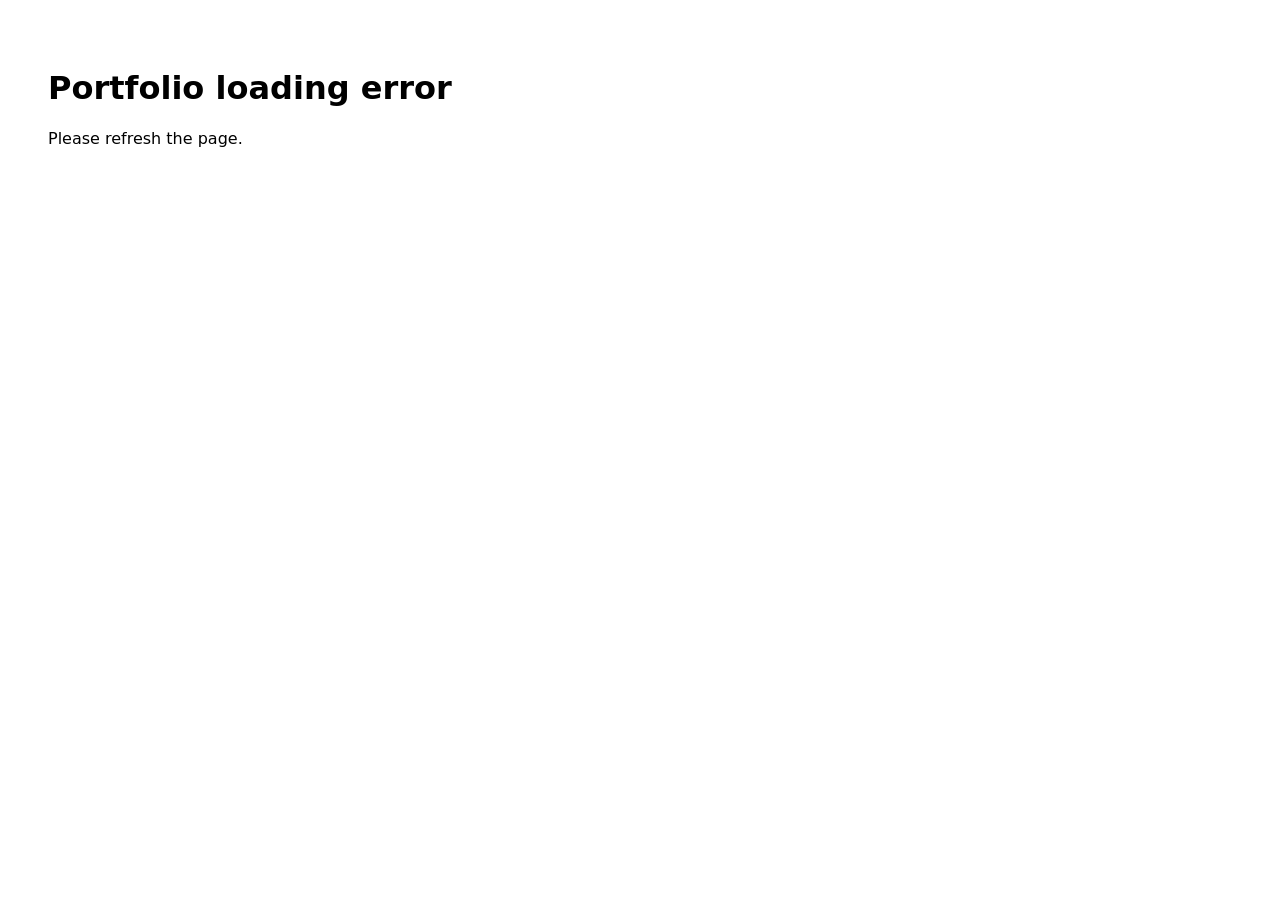
<file: index.html>
<!doctype html>
<html lang="en">
<head>
<meta charset="utf-8">
<meta name="viewport" content="width=device-width,initial-scale=1">
<meta name="theme-color" content="#ffffff">
<title>Elijah Dickinson | Aerospace & Mechanical Engineering</title>
</head>
<body>
<script>
(async()=>{
  const root='https://raw.githubusercontent.com/elijahdickinson2006-bit/elijah-dickinson-portfolio/main/';
  const stamp=Date.now();
  const b64Nums=['03','08','10','11','12','13','14','15','16','17','18','19'];
  const responses=await Promise.all([
    fetch(root+'index-source.html?v='+stamp,{cache:'no-store'}),
    fetch(root+'theme.css?v='+stamp,{cache:'no-store'}),
    ...b64Nums.map(n=>fetch(root+`wind_new_${n}.b64?v=${stamp}`,{cache:'no-store'}))
  ]);
  const pageRes=responses[0];
  const themeRes=responses[1];
  const b64Res=responses.slice(2);
  let page=await pageRes.text();
  const theme=await themeRes.text();
  const b64Texts=await Promise.all(b64Res.map(r=>r.text()));
  const embedded=Object.fromEntries(b64Nums.map((n,i)=>[`wind_new_${n}`,`data:image/webp;base64,${b64Texts[i].trim()}`]));

  const copyUpdates=[
    [
      'Oklahoma State University engineering student building <strong>real hardware</strong> at the intersection of aerodynamics, mechanical design, fabrication, instrumentation, and embedded systems.',
      'I am an Oklahoma State University engineering student applying the coursework I learn to real engineering situations.'
    ],
    [
      'An independent benchtop wind-tunnel build designed around a simple objective: create a compact system that can condition airflow, support repeatable aerodynamic testing, and produce useful force and pressure measurements without access to a full machine shop.',
      'An independent benchtop wind-tunnel build designed around a simple objective: create a compact system that can condition airflow, support repeatable aerodynamic testing, and produce useful force and pressure measurements under budget and manufacturing constraints.'
    ],
    [
      'Developed a 12 × 12 in inlet, honeycomb and dual-screen conditioning section, 4:1 contraction, clear acrylic test chamber, diffuser, and inline-fan arrangement around a compact benchtop footprint.',
      'Developed a 12 × 12 in inlet, honeycomb and dual-screen conditioning section, 4:1 contraction, clear acrylic test chamber, diffuser, and inline-fan flow section.'
    ],
    [
      'Measured fit-up problems, corrected out-of-square transition geometry, revised fastening strategies, and developed sealing methods around real panel tolerances instead of treating fabrication as ideal.',
      'Measured fit-up problems, corrected out-of-square transition geometry, revised fastening strategies, and developed sealing methods around real panel tolerances instead of treating fabrication as ideal. Learned how to troubleshoot under manufacturing constraints due to budget.'
    ],
    [
      'Sealed and tested the inlet and contraction individually and after joining them, while revising the fan architecture from suction to push when tooling constraints made the original outlet configuration impractical.',
      'Sealed and tested the inlet and contraction individually and after joining them, while revising the fan architecture from suction to push when tooling constraints made the original outlet configuration impractical and unrealistic.'
    ],
    [
      'A mechanical-design team project combining CAD, 3D-printed hardware, drivetrain components, electronics, and autonomous C++ control into a functioning competition robot.',
      'A mechanical-design team project competition with a goal to score pegs into tubes, combining CAD, 3D-printed hardware, drivetrain components, electronics, and autonomous C++ control into a functioning competition robot.'
    ],
    [
      'Led planning and task coordination, designed mechanical components in SolidWorks, prepared and revised 3D-printed parts, programmed Arduino control logic in C++, and supported mechanical-electrical integration during testing.',
      'Led planning, meetings and task coordination, designed mechanical components in SolidWorks, prepared and revised 3D-printed parts, programmed Arduino control logic in C++, and supported mechanical-electrical integration during testing.'
    ],
    [
      'Coordinated drivetrain hardware, actuators, sensors, relay modules, wiring, structural components, and autonomous timing logic into a working robot through iterative assembly and troubleshooting.',
      'Coordinated drivetrain hardware, actuators, sensors, gyroscope, relay modules, wiring, structural components, and autonomous timing logic into a working robot through iterative assembly and troubleshooting.'
    ],
    [
      'Engineering that survives contact with reality.',
      'Engineering under real world constraints.'
    ],
    [
      'I am pursuing B.S. degrees in Aerospace Engineering and Mechanical Engineering with a minor in Mathematics at Oklahoma State University. I am most interested in work where analysis turns into hardware: designing, building, testing, measuring, troubleshooting, and improving systems until they actually work.',
      'I am pursuing B.S. degrees in Aerospace Engineering and Mechanical Engineering with a minor in Mathematics at Oklahoma State University. I am extremely passionate about engineering and ecstatic to get my foot in the door.'
    ],
    [
      'For internships, engineering opportunities, or questions about one of the projects, email me directly or review the source and project files on GitHub.',
      'For internships, engineering opportunities, or questions about one of the projects, please email me directly, connect with me on LinkedIn, call or text me, or review the source and project files on GitHub.'
    ]
  ];

  copyUpdates.forEach(([from,to])=>{page=page.split(from).join(to)});
  page=page.replace(
    '<p>For internships, engineering opportunities, or questions about one of the projects, please email me directly, connect with me on LinkedIn, call or text me, or review the source and project files on GitHub.</p>',
    '<p>For internships, engineering opportunities, or questions about one of the projects, please email me directly, connect with me on LinkedIn, call or text me, or review the source and project files on GitHub.</p><p style="margin-top:12px"><strong>LinkedIn:</strong> <a href="https://www.linkedin.com/in/elijah-dickinson-b51419328/" target="_blank" rel="noopener">linkedin.com/in/elijah-dickinson-b51419328</a><br><strong>Phone:</strong> <a href="tel:+14058311013">(405) 831-1013</a></p>'
  );
  page=page.replace(
    '<div class="actions"><a class="btn primary" href="mailto:elijah.j.d.business@gmail.com">Email Elijah</a><a class="btn" href="Elijah_Dickinson_Resume.pdf" target="_blank" rel="noopener">Resume ↗</a></div>',
    '<div class="actions"><a class="btn primary" href="mailto:elijah.j.d.business@gmail.com">Email Elijah</a><a class="btn" href="https://www.linkedin.com/in/elijah-dickinson-b51419328/" target="_blank" rel="noopener">LinkedIn ↗</a><a class="btn" href="tel:+14058311013">(405) 831-1013</a><a class="btn" href="Elijah_Dickinson_Resume.pdf" target="_blank" rel="noopener">Resume ↗</a></div>'
  );

  const allWind=[
    'wind_new_01',
    'wind_new_02',
    embedded.wind_new_03,
    'wind_new_04',
    'wind_new_05',
    'wind_new_06',
    'wind_new_07',
    embedded.wind_new_08,
    embedded.wind_new_10,
    embedded.wind_new_11,
    embedded.wind_new_12,
    embedded.wind_new_13,
    embedded.wind_new_14,
    embedded.wind_new_15,
    embedded.wind_new_16,
    embedded.wind_new_17,
    embedded.wind_new_18,
    embedded.wind_new_19
  ];
  page=page.replace(/const wind=\[[^\]]*\];/,`const wind=${JSON.stringify(allWind)};`);
  page=page.replace(
    '<img src="21_IMG_9737.webp" alt="Subsonic wind tunnel components during fabrication">',
    `<img src="wind_new_04.webp?v=${stamp}" alt="Subsonic wind tunnel components staged together during fabrication">`
  );
  page=page.replace(
    'let activeSet=[],activeIndex=0;',
    "let activeSet=[],activeIndex=0;const assetSrc=n=>n.startsWith('data:')?n:`${n}.webp`;const fixOrientation=()=>{pic.style.transform=(activeSet===wind&&activeIndex===12)?'rotate(180deg)':'none'};"
  );
  page=page.split('src="${n}.webp"').join('src="${assetSrc(n)}"');
  page=page.split('pic.src=`${activeSet[activeIndex]}.webp`').join('pic.src=assetSrc(activeSet[activeIndex])');
  page=page.replace(
    "function openLightbox(arr,i){activeSet=arr;activeIndex=i;pic.src=assetSrc(activeSet[activeIndex]);box.classList.add('open');document.body.style.overflow='hidden'}",
    "function openLightbox(arr,i){activeSet=arr;activeIndex=i;pic.src=assetSrc(activeSet[activeIndex]);fixOrientation();box.classList.add('open');document.body.style.overflow='hidden'}"
  );
  page=page.replace(
    "function step(dir){if(!activeSet.length)return;activeIndex=(activeIndex+dir+activeSet.length)%activeSet.length;pic.src=assetSrc(activeSet[activeIndex])}",
    "function step(dir){if(!activeSet.length)return;activeIndex=(activeIndex+dir+activeSet.length)%activeSet.length;pic.src=assetSrc(activeSet[activeIndex]);fixOrientation()}"
  );

  page=page.replace('<meta name="theme-color" content="#090b0e">','<meta name="theme-color" content="#ffffff">');
  page=page.replace('</head>',`<base href="${root}"><style id="blue-white-theme">${theme}\n#windGallery button:nth-child(13) img{transform:rotate(180deg)}#windGallery button:nth-child(13):hover img{transform:rotate(180deg) scale(1.035)}</style></head>`);
  document.open();document.write(page);document.close();
})().catch(err=>{document.body.innerHTML='<main style="font-family:system-ui;padding:40px"><h1>Portfolio loading error</h1><p>Please refresh the page.</p></main>';console.error(err)});
</script>
</body>
</html>
</file>
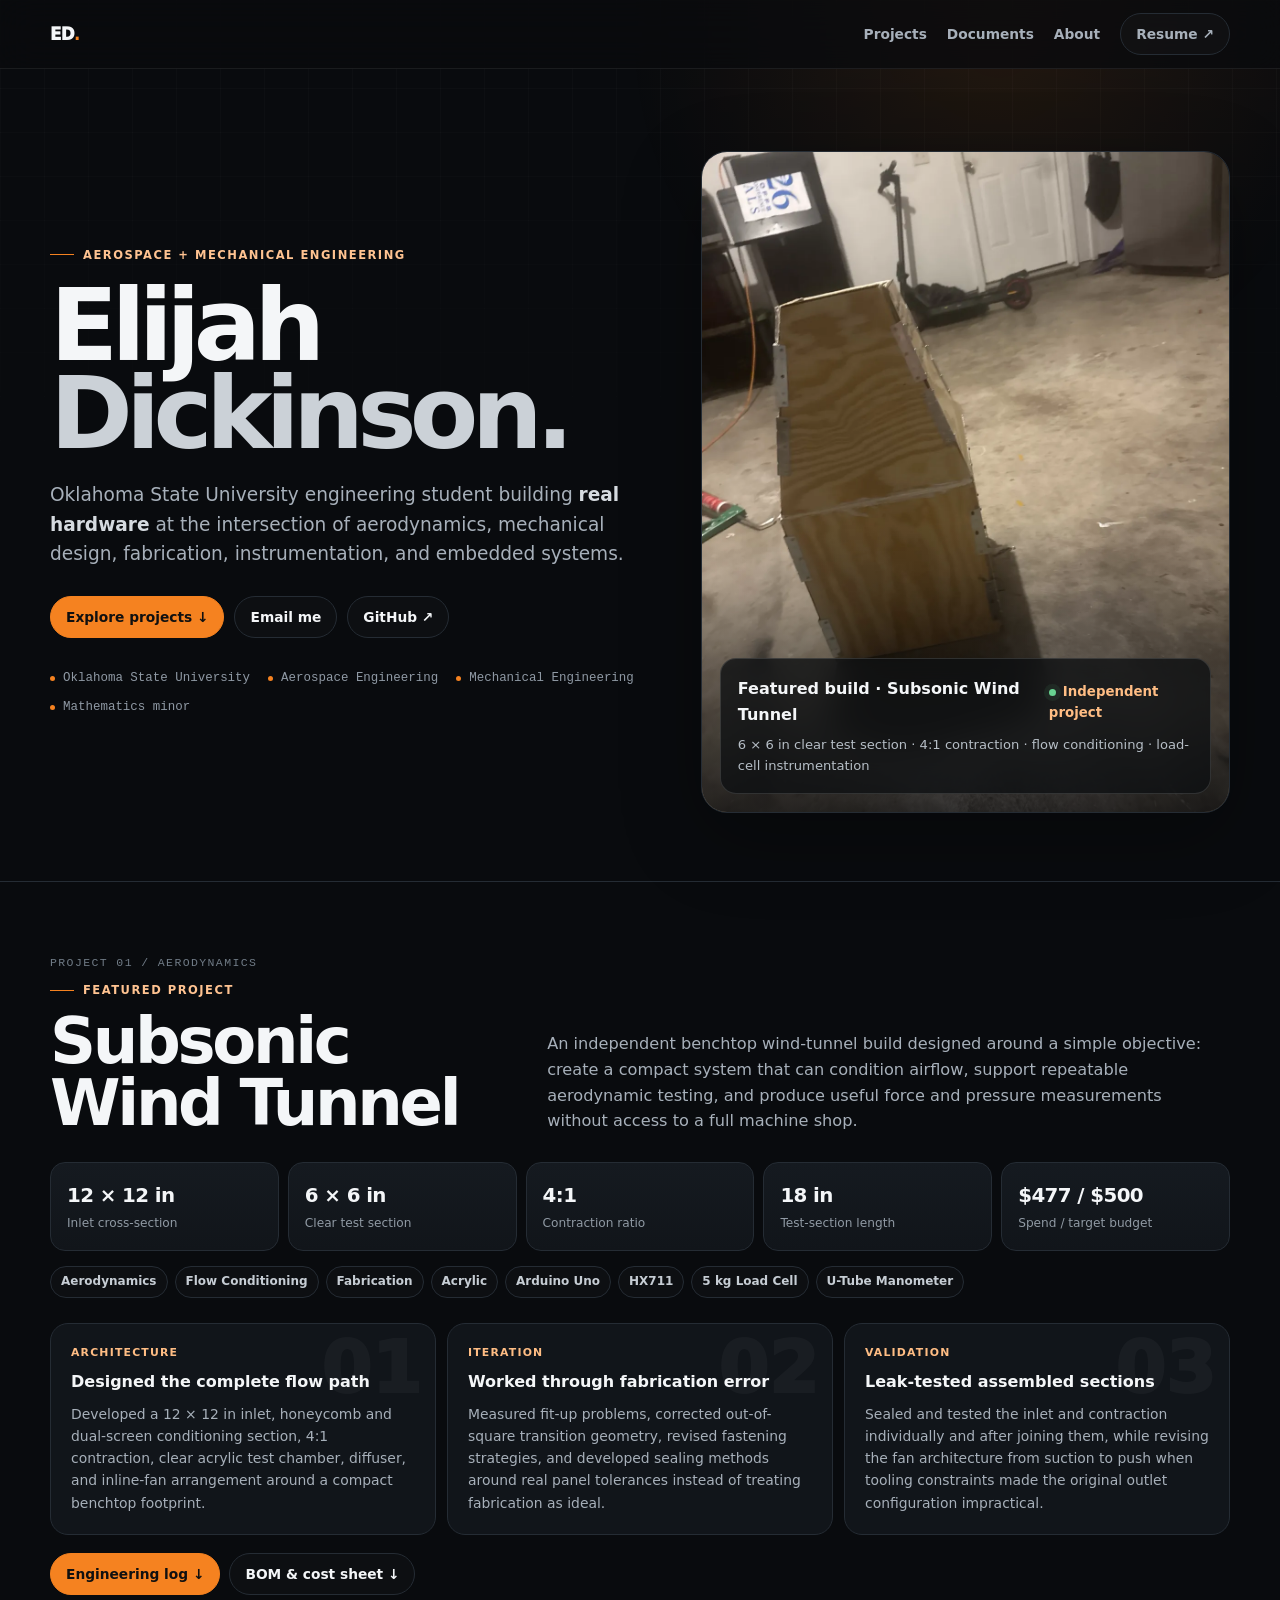
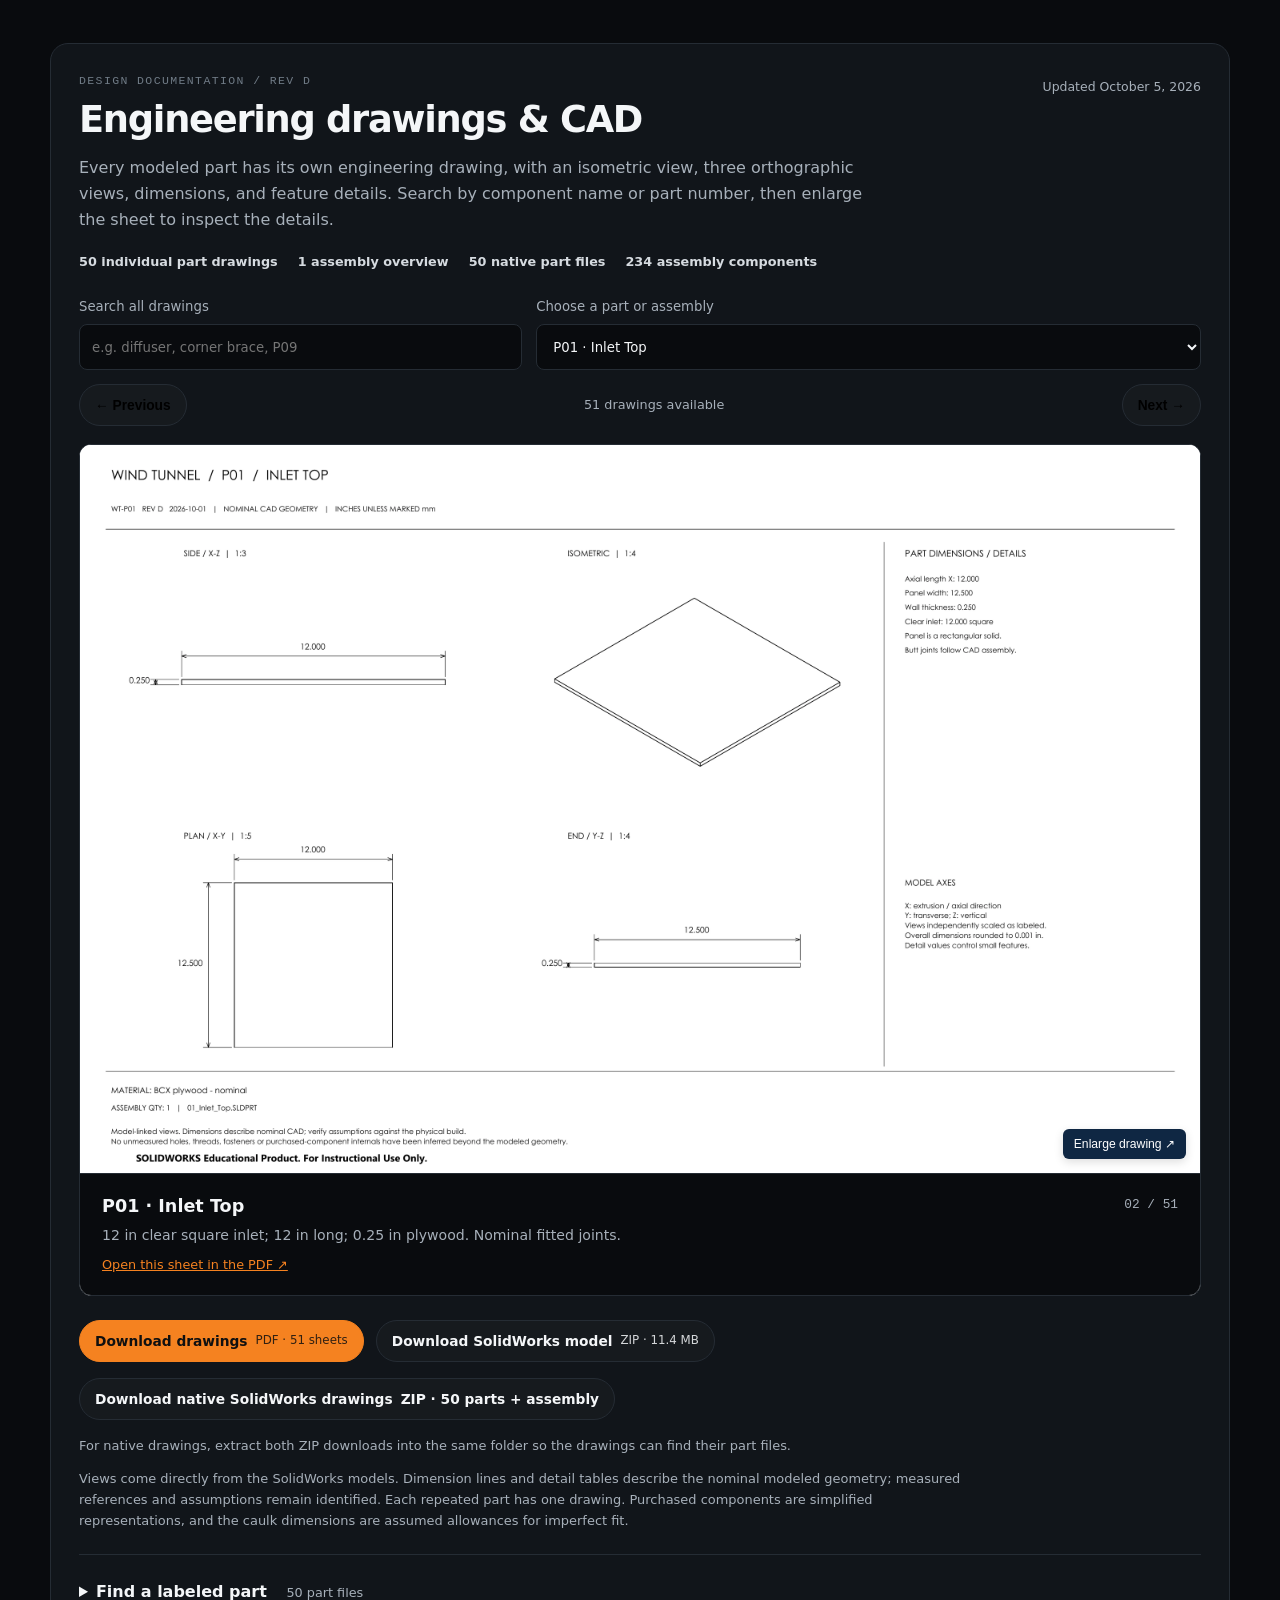
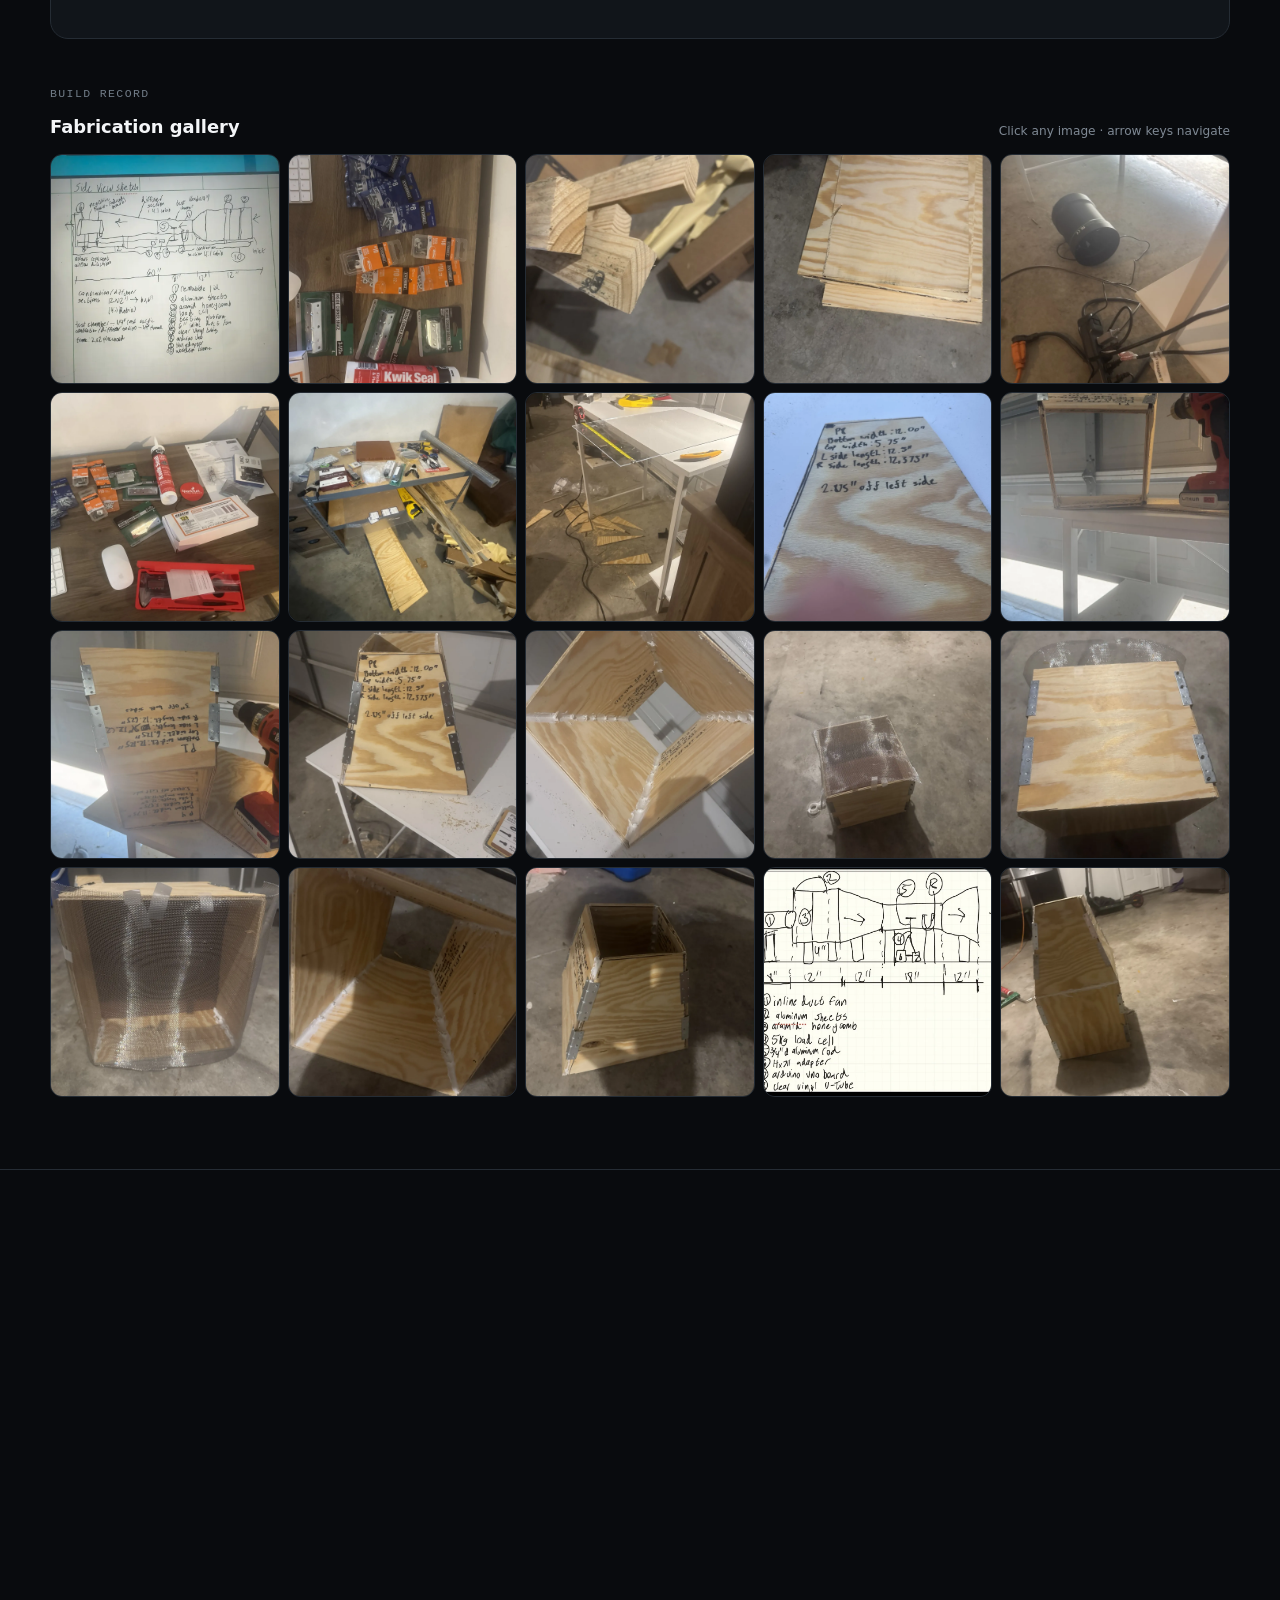
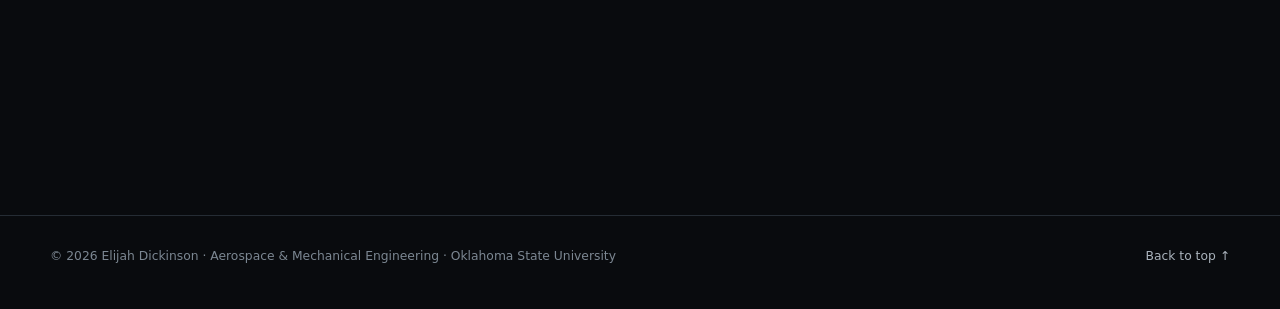
<file: index-source.html>
<!doctype html>
<html lang="en">
<head>
<meta charset="utf-8">
<meta name="viewport" content="width=device-width,initial-scale=1">
<meta name="description" content="Elijah Dickinson engineering portfolio — aerospace and mechanical engineering projects, fabrication, instrumentation, robotics, and technical documentation.">
<meta name="theme-color" content="#090b0e">
<title>Elijah Dickinson | Aerospace & Mechanical Engineering</title>
<style>
:root{
  --bg:#090b0e;--bg2:#0d1014;--panel:#11151a;--panel2:#151a20;--line:#252c34;
  --text:#f4f6f8;--muted:#a7b0ba;--soft:#d6dbe0;--accent:#f58220;--accent2:#ff9a45;
  --max:1180px;--radius:20px;--shadow:0 24px 80px rgba(0,0,0,.28)
}
*{box-sizing:border-box}html{scroll-behavior:smooth;scroll-padding-top:82px}body{margin:0;background:var(--bg);color:var(--text);font:16px/1.6 Inter,ui-sans-serif,system-ui,-apple-system,BlinkMacSystemFont,"Segoe UI",sans-serif;overflow-x:hidden}
body:before{content:"";position:fixed;inset:0;z-index:-2;background:radial-gradient(circle at 78% 4%,rgba(245,130,32,.12),transparent 28%),linear-gradient(rgba(255,255,255,.022) 1px,transparent 1px),linear-gradient(90deg,rgba(255,255,255,.022) 1px,transparent 1px);background-size:auto,44px 44px,44px 44px;mask-image:linear-gradient(to bottom,#000 0%,transparent 58%);pointer-events:none}
a{color:inherit}.wrap{width:min(calc(100% - 34px),var(--max));margin:auto}.mono{font-family:ui-monospace,SFMono-Regular,Menlo,Consolas,monospace}.eyebrow{display:flex;align-items:center;gap:9px;color:#ffc391;text-transform:uppercase;letter-spacing:.13em;font-size:.72rem;font-weight:850}.eyebrow:before{content:"";width:24px;height:1px;background:var(--accent)}
nav{position:sticky;top:0;z-index:30;background:rgba(9,11,14,.78);backdrop-filter:blur(18px);border-bottom:1px solid rgba(255,255,255,.075)}.nav{min-height:68px;display:flex;align-items:center;justify-content:space-between;gap:20px}.brand{font-weight:950;letter-spacing:-.04em;text-decoration:none;font-size:1.05rem}.brand b{color:var(--accent)}.links{display:flex;align-items:center;gap:20px}.links a{text-decoration:none;color:var(--muted);font-size:.86rem;font-weight:720;transition:.2s}.links a:hover{color:var(--text)}
.btn{display:inline-flex;align-items:center;justify-content:center;gap:8px;min-height:42px;padding:0 15px;border:1px solid var(--line);border-radius:999px;text-decoration:none;font-size:.86rem;font-weight:820;background:rgba(255,255,255,.018);transition:transform .2s,border-color .2s,background .2s}.btn:hover{transform:translateY(-1px);border-color:#48525d;background:rgba(255,255,255,.035)}.btn.primary{background:var(--accent);border-color:var(--accent);color:#101010}.btn.primary:hover{background:var(--accent2)}
.hero{padding:82px 0 68px}.hero-grid{display:grid;grid-template-columns:1.06fr .94fr;gap:54px;align-items:center}.hero h1{font-size:clamp(3.5rem,7.8vw,6.6rem);line-height:.88;letter-spacing:-.068em;margin:18px 0 22px;max-width:760px}.hero h1 span{display:block;color:#cbd1d7}.lead{font-size:clamp(1rem,2vw,1.16rem);color:var(--muted);max-width:690px;margin:0}.hero .lead strong{color:var(--soft);font-weight:730}.actions{display:flex;gap:10px;flex-wrap:wrap;margin-top:27px}.hero-meta{display:flex;flex-wrap:wrap;gap:9px 18px;margin-top:31px;color:#8f99a4;font-size:.78rem}.hero-meta span{display:flex;align-items:center;gap:8px}.hero-meta i{width:5px;height:5px;border-radius:50%;background:var(--accent);display:inline-block}
.hero-visual{position:relative}.hero-frame{position:relative;overflow:hidden;border:1px solid var(--line);border-radius:26px;aspect-ratio:4/5;background:var(--panel);box-shadow:var(--shadow)}.hero-frame:after{content:"";position:absolute;inset:0;background:linear-gradient(to top,rgba(6,7,9,.82) 0%,transparent 44%);pointer-events:none}.hero-frame img{width:100%;height:100%;object-fit:cover;display:block}.hero-card{position:absolute;left:18px;right:18px;bottom:18px;z-index:2;padding:17px;border-radius:16px;border:1px solid rgba(255,255,255,.13);background:rgba(12,15,18,.76);backdrop-filter:blur(15px)}.hero-card-top{display:flex;justify-content:space-between;gap:12px;align-items:center}.hero-card strong{font-size:1rem}.hero-card small{color:#ffbd84;font-weight:780}.hero-card p{margin:6px 0 0;color:#b6bec6;font-size:.82rem}.status-dot{width:7px;height:7px;display:inline-block;border-radius:50%;background:#68d391;box-shadow:0 0 0 5px rgba(104,211,145,.08);margin-right:7px}
section{padding:72px 0;border-top:1px solid var(--line)}.section-head{display:grid;grid-template-columns:.8fr 1.2fr;gap:42px;align-items:end;margin-bottom:28px}.section-head h2{font-size:clamp(2.25rem,5vw,4.2rem);line-height:.96;letter-spacing:-.052em;margin:12px 0 0}.section-head p{margin:0;color:var(--muted);font-size:1.01rem;max-width:680px}.project-number{color:#707b86;font-size:.72rem;letter-spacing:.12em;text-transform:uppercase;margin-bottom:9px}
.feature-strip{display:grid;grid-template-columns:repeat(5,1fr);gap:9px;margin:25px 0 14px}.metric{padding:17px 16px;border:1px solid var(--line);border-radius:15px;background:linear-gradient(180deg,var(--panel2),var(--panel))}.metric strong{display:block;font-size:1.24rem;letter-spacing:-.03em}.metric span{display:block;color:#909aa4;font-size:.76rem;margin-top:2px}.chips{display:flex;flex-wrap:wrap;gap:7px;margin:15px 0 25px}.chip{border:1px solid var(--line);border-radius:999px;padding:5px 10px;color:#c6cdd4;background:rgba(255,255,255,.018);font-size:.75rem;font-weight:660}
.story-grid{display:grid;grid-template-columns:repeat(3,1fr);gap:11px;margin-top:14px}.story{position:relative;min-height:190px;padding:20px;border:1px solid var(--line);border-radius:18px;background:var(--panel);overflow:hidden}.story:before{content:attr(data-n);position:absolute;right:14px;top:8px;color:#ffffff09;font-size:4.5rem;font-weight:950;line-height:1}.story h3{font-size:1rem;margin:0 0 8px}.story p{margin:0;color:var(--muted);font-size:.87rem}.story .label{color:#ffbd84;font-size:.68rem;letter-spacing:.11em;text-transform:uppercase;font-weight:850;margin-bottom:8px}
.project-actions{display:flex;gap:9px;flex-wrap:wrap;margin-top:18px}.gallery-head{display:flex;align-items:end;justify-content:space-between;gap:20px;margin:38px 0 13px}.gallery-head h3{margin:0;font-size:1.12rem}.gallery-head p{margin:0;color:#7f8994;font-size:.76rem}.gallery{display:grid;grid-template-columns:repeat(5,1fr);gap:8px}.gallery button{padding:0;border:1px solid var(--line);background:var(--panel);border-radius:12px;overflow:hidden;aspect-ratio:1;cursor:zoom-in;position:relative}.gallery button:after{content:"↗";position:absolute;right:8px;bottom:7px;width:26px;height:26px;border-radius:50%;display:grid;place-items:center;background:rgba(8,10,12,.72);border:1px solid rgba(255,255,255,.12);color:#fff;font-size:.72rem;opacity:0;transform:translateY(4px);transition:.2s}.gallery button:hover:after{opacity:1;transform:none}.gallery img{width:100%;height:100%;object-fit:cover;display:block;transition:transform .35s,filter .35s}.gallery button:hover img{transform:scale(1.035);filter:brightness(1.06)}
.robot-layout{display:grid;grid-template-columns:.95fr 1.05fr;gap:14px}.robot-copy{display:flex;flex-direction:column;gap:11px}.card{padding:20px;border:1px solid var(--line);border-radius:18px;background:var(--panel)}.card h3{margin:0 0 8px;font-size:1rem}.card p{margin:0;color:var(--muted);font-size:.88rem}.videos{display:grid;grid-template-columns:1fr 1fr;gap:10px}.video{border:1px solid var(--line);background:var(--panel);border-radius:18px;overflow:hidden}.video video{width:100%;aspect-ratio:4/3;object-fit:cover;background:#000;display:block}.video-copy{padding:13px 14px}.video-copy h4{margin:0 0 3px;font-size:.92rem}.video-copy p{margin:0;color:#8f99a4;font-size:.76rem}
.docs-grid{display:grid;grid-template-columns:repeat(3,1fr);gap:11px}.doc{position:relative;display:block;text-decoration:none;padding:22px;border:1px solid var(--line);border-radius:18px;background:linear-gradient(180deg,var(--panel2),var(--panel));min-height:154px;transition:.22s}.doc:hover{transform:translateY(-2px);border-color:#47515c}.doc .doc-type{color:#ffbd84;font-size:.68rem;font-weight:850;letter-spacing:.12em;text-transform:uppercase}.doc h3{margin:17px 0 5px;font-size:1rem}.doc p{margin:0;color:var(--muted);font-size:.82rem}.doc .arrow{position:absolute;right:18px;top:17px;color:#86919c}
.about-grid{display:grid;grid-template-columns:1.15fr .85fr;gap:16px}.about-copy{padding:8px 0}.about-copy h2{font-size:clamp(2.2rem,4.8vw,4rem);line-height:.98;letter-spacing:-.05em;margin:13px 0 18px}.about-copy p{max-width:720px}.contact-card{padding:24px;border:1px solid rgba(245,130,32,.28);background:linear-gradient(145deg,rgba(245,130,32,.11),rgba(255,255,255,.02));border-radius:22px}.contact-card h3{margin:0 0 8px;font-size:1.3rem}.contact-card p{color:var(--muted);font-size:.88rem;margin:0}.contact-card .actions{margin-top:20px}
footer{border-top:1px solid var(--line);padding:31px 0 42px;color:#7c8792;font-size:.77rem}.footer-row{display:flex;justify-content:space-between;gap:20px;flex-wrap:wrap}.footer-row a{text-decoration:none;color:#aab3bc}
.lightbox{display:none;position:fixed;inset:0;z-index:60;background:rgba(0,0,0,.93);padding:22px;align-items:center;justify-content:center}.lightbox.open{display:flex}.lightbox img{max-width:min(96vw,1400px);max-height:88vh;border-radius:11px;box-shadow:0 30px 120px rgba(0,0,0,.55)}.lb-btn{position:absolute;width:44px;height:44px;border-radius:50%;border:1px solid #4d5359;background:#171a1e;color:white;font-size:1.15rem;cursor:pointer}.lb-close{right:18px;top:18px}.lb-prev{left:18px;top:50%;transform:translateY(-50%)}.lb-next{right:18px;top:50%;transform:translateY(-50%)}
.reveal{opacity:0;transform:translateY(14px);transition:opacity .6s ease,transform .6s ease}.reveal.visible{opacity:1;transform:none}
@media(max-width:980px){.hero-grid{gap:30px}.feature-strip{grid-template-columns:repeat(3,1fr)}.feature-strip .metric:nth-last-child(-n+2){grid-column:span 1}.story-grid{grid-template-columns:1fr 1fr}.story-grid .story:last-child{grid-column:1/-1}.gallery{grid-template-columns:repeat(4,1fr)}.robot-layout{grid-template-columns:1fr}.section-head{grid-template-columns:1fr;gap:18px}.about-grid{grid-template-columns:1fr}}
@media(max-width:760px){.links a:not(.btn){display:none}.hero{padding:52px 0 48px}.hero-grid{grid-template-columns:1fr}.hero-visual{max-width:620px}.hero-frame{aspect-ratio:4/3}.hero h1{font-size:clamp(3.35rem,15vw,5.1rem)}section{padding:55px 0}.feature-strip{grid-template-columns:repeat(2,1fr)}.feature-strip .metric:last-child{grid-column:1/-1}.story-grid,.docs-grid,.videos{grid-template-columns:1fr}.story-grid .story:last-child{grid-column:auto}.gallery{grid-template-columns:repeat(3,1fr)}}
@media(max-width:520px){.wrap{width:min(calc(100% - 24px),var(--max))}.nav{min-height:62px}.links{gap:9px}.links .btn{min-height:38px;padding:0 12px}.hero{padding-top:38px}.hero-frame{aspect-ratio:1/1.05}.hero-card{left:11px;right:11px;bottom:11px}.hero-meta{display:grid;gap:8px}.feature-strip{gap:7px}.metric{padding:14px 13px}.gallery{grid-template-columns:repeat(2,1fr)}.gallery-head{align-items:start;flex-direction:column;gap:4px}.lb-prev{left:9px}.lb-next{right:9px}.footer-row{flex-direction:column;gap:7px}}
@media(prefers-reduced-motion:reduce){html{scroll-behavior:auto}.reveal{opacity:1;transform:none;transition:none}.btn,.doc,.gallery img,.gallery button:after{transition:none}}

/* Wind-tunnel drawing viewer */
.cad-block{margin:48px 0 46px;padding:28px;border:1px solid var(--line);border-radius:18px;background:var(--panel);scroll-margin-top:88px}
.cad-heading-row{display:flex;align-items:start;justify-content:space-between;gap:20px}.cad-heading-row h3{font-size:clamp(1.6rem,3vw,2.3rem);line-height:1.12;letter-spacing:-.035em;margin:8px 0 14px}.cad-revision{font-size:.78rem;color:var(--muted);white-space:nowrap;padding-top:5px}.cad-intro{max-width:810px;color:var(--muted);margin:0;line-height:1.65}.cad-meta{display:flex;flex-wrap:wrap;gap:8px 20px;margin:18px 0 24px;font-size:.8rem;font-weight:650;color:var(--soft)}
.cad-tabs{display:flex;gap:6px;overflow-x:auto;padding:4px 2px 12px;scrollbar-width:thin}.cad-tab{font:inherit;font-size:.83rem;font-weight:650;white-space:nowrap;min-height:42px;border:1px solid var(--line);border-radius:8px;background:var(--bg);color:var(--muted);padding:9px 13px;cursor:pointer}.cad-tab[aria-selected="true"]{color:white;background:var(--accent);border-color:var(--accent)}.cad-tab:hover:not([aria-selected="true"]){color:var(--text);border-color:var(--accent)}.cad-block :focus-visible,.cad-dialog :focus-visible{outline:3px solid var(--accent);outline-offset:3px}
.cad-panel{border:1px solid var(--line);border-radius:12px;overflow:hidden;background:white}.cad-image-button{display:block;position:relative;width:100%;border:0;padding:0;background:white;cursor:zoom-in}.cad-image-button img{width:100%;height:auto;aspect-ratio:2100/1359;object-fit:contain}.cad-enlarge-hint{position:absolute;right:14px;bottom:14px;background:#0f2743;color:white;border-radius:6px;padding:8px 11px;font-size:.76rem;box-shadow:0 3px 10px #0002}.cad-caption{display:flex;align-items:start;justify-content:space-between;gap:20px;padding:18px 22px;border-top:1px solid var(--line);background:var(--bg)}.cad-caption h4{font-size:1rem;margin:0 0 5px}.cad-caption p{font-size:.88rem;line-height:1.55;color:var(--muted);margin:0;max-width:800px}.cad-caption>span{color:var(--muted);white-space:nowrap;font-size:.8rem;padding-top:3px}.cad-downloads{display:flex;flex-wrap:wrap;gap:12px;margin:24px 0 16px}.cad-file-meta{font-size:.74rem;font-weight:450;opacity:.86}.cad-basis{font-size:.81rem;line-height:1.6;color:var(--muted);max-width:890px}.cad-error{padding:12px;color:#92361b}
.cad-parts{border-top:1px solid var(--line);margin-top:22px;padding-top:18px}.cad-parts summary{cursor:pointer;font-weight:650;padding:6px 0}.cad-parts summary span{font-size:.8rem;color:var(--muted);font-weight:400;margin-left:14px}.cad-parts-tools{display:flex;align-items:end;justify-content:space-between;gap:20px;margin:20px 0 8px}.cad-parts-tools label{display:grid;gap:8px;flex:1;max-width:600px;font-size:.83rem;color:var(--muted)}.cad-parts-tools input{width:100%;border:1px solid var(--line);border-radius:7px;background:var(--bg);color:var(--text);font:inherit;padding:12px}.cad-parts-tools a{font-size:.8rem;color:var(--accent);padding-bottom:12px}#cad-part-count{font-size:.8rem;color:var(--muted)}.cad-table-scroll{max-height:360px;overflow:auto;border:1px solid var(--line);border-radius:8px}.cad-table-scroll table{border-collapse:collapse;width:100%;font-size:.8rem;text-align:left;background:var(--bg)}.cad-table-scroll th{position:sticky;top:0;background:var(--panel2);z-index:1}.cad-table-scroll td,.cad-table-scroll th{padding:11px 12px;border-bottom:1px solid var(--line);vertical-align:top}.cad-table-scroll td:nth-child(2){overflow-wrap:anywhere}.cad-table-scroll td:first-child{font-weight:650;color:var(--accent);white-space:nowrap}
.cad-dialog{padding:0;border:1px solid var(--line);border-radius:12px;width:min(96vw,1700px);max-width:96vw;max-height:94vh;background:var(--bg);color:var(--text)}.cad-dialog::backdrop{background:rgba(8,18,31,.8)}.cad-dialog-bar{display:flex;align-items:center;justify-content:space-between;gap:16px;padding:14px 18px;border-bottom:1px solid var(--line)}.cad-dialog-bar h3{font-size:1rem;margin:0}.cad-dialog-bar>div{display:flex;gap:8px}.cad-dialog-bar .btn{padding:8px 12px;min-height:42px}.cad-zoom-scroll{overflow:auto;max-height:calc(94vh - 78px);background:white;overscroll-behavior:contain}.cad-zoom-image{width:100%;height:auto;max-width:none}.cad-dialog[data-zoomed="true"] .cad-zoom-image{width:2100px}
@media(max-width:760px){.cad-block{padding:16px;margin-top:32px}.cad-heading-row{display:block}.cad-revision{display:block;margin:0 0 15px}.cad-meta{gap:8px 14px}.cad-caption{padding:14px;gap:12px}.cad-downloads{display:grid;grid-template-columns:1fr}.cad-downloads .btn{justify-content:space-between;gap:12px}.cad-enlarge-hint{right:8px;bottom:8px;font-size:.68rem;padding:5px 8px}.cad-parts-tools{display:block}.cad-parts-tools a{display:inline-block;margin-top:12px}.cad-table-scroll table{min-width:580px}.cad-dialog-bar{padding:10px;gap:8px}.cad-dialog-bar h3{font-size:.82rem}.cad-dialog-bar .btn{font-size:.77rem;padding:8px}.cad-basis{font-size:.77rem}}


.cad-picker{display:grid;grid-template-columns:minmax(0,1fr) minmax(0,1.5fr);gap:14px;margin:20px 0 14px}.cad-picker label{display:grid;gap:7px;font-size:.83rem;color:var(--muted)}.cad-picker input,.cad-picker select{width:100%;min-width:0;min-height:46px;padding:10px 12px;border:1px solid var(--line);border-radius:8px;background:var(--bg);color:var(--text);font:inherit}.cad-navigation{display:flex;align-items:center;justify-content:space-between;gap:12px;margin:12px 0 18px}.cad-navigation button{min-height:42px}.cad-match-count{font-size:.8rem;color:var(--muted)}.cad-panel{scroll-margin-top:90px}.cad-panel .cad-caption h4{font-size:1.1rem}.cad-part-link{font:inherit;font-weight:650;color:var(--accent);border:0;background:none;text-decoration:underline;cursor:pointer;padding:3px}.cad-sheet-link{display:inline-flex;margin-top:8px;font-size:.8rem;color:var(--accent)}.cad-zoom-scroll{scrollbar-width:thin}.cad-dialog[data-zoomed="true"] .cad-zoom-image{width:2800px}
@media(max-width:760px){.cad-picker{grid-template-columns:1fr}.cad-navigation .btn{padding:9px 12px;font-size:.82rem}.cad-match-count{font-size:.73rem}.cad-caption{display:block}.cad-caption>span{display:block;margin-top:10px}}

</style>
</head>
<body id="top">
<nav>
  <div class="wrap nav">
    <a class="brand" href="#top" aria-label="Elijah Dickinson home">ED<b>.</b></a>
    <div class="links">
      <a href="#projects">Projects</a><a href="#documents">Documents</a><a href="#about">About</a>
      <a class="btn" href="Elijah_Dickinson_Resume.pdf" target="_blank" rel="noopener">Resume ↗</a>
    </div>
  </div>
</nav>

<header class="hero">
  <div class="wrap hero-grid">
    <div class="reveal">
      <div class="eyebrow">Aerospace + Mechanical Engineering</div>
      <h1>Elijah <span>Dickinson.</span></h1>
      <p class="lead">Oklahoma State University engineering student building <strong>real hardware</strong> at the intersection of aerodynamics, mechanical design, fabrication, instrumentation, and embedded systems.</p>
      <div class="actions">
        <a class="btn primary" href="#projects">Explore projects ↓</a>
        <a class="btn" href="mailto:elijah.j.d.business@gmail.com">Email me</a>
        <a class="btn" href="https://github.com/elijahdickinson2006-bit" target="_blank" rel="noopener">GitHub ↗</a>
      </div>
      <div class="hero-meta mono">
        <span><i></i>Oklahoma State University</span>
        <span><i></i>Aerospace Engineering</span>
        <span><i></i>Mechanical Engineering</span>
        <span><i></i>Mathematics minor</span>
      </div>
    </div>
    <div class="hero-visual reveal">
      <div class="hero-frame">
        <img src="21_IMG_9737.webp" alt="Subsonic wind tunnel components during fabrication">
        <div class="hero-card">
          <div class="hero-card-top"><strong>Featured build · Subsonic Wind Tunnel</strong><small><span class="status-dot"></span>Independent project</small></div>
          <p>6 × 6 in clear test section · 4:1 contraction · flow conditioning · load-cell instrumentation</p>
        </div>
      </div>
    </div>
  </div>
</header>

<main id="projects">
<section id="wind">
  <div class="wrap">
    <div class="section-head reveal">
      <div><div class="project-number mono">Project 01 / Aerodynamics</div><div class="eyebrow">Featured project</div><h2>Subsonic<br>Wind Tunnel</h2></div>
      <p>An independent benchtop wind-tunnel build designed around a simple objective: create a compact system that can condition airflow, support repeatable aerodynamic testing, and produce useful force and pressure measurements without access to a full machine shop.</p>
    </div>

    <div class="feature-strip reveal">
      <div class="metric"><strong>12 × 12 in</strong><span>Inlet cross-section</span></div>
      <div class="metric"><strong>6 × 6 in</strong><span>Clear test section</span></div>
      <div class="metric"><strong>4:1</strong><span>Contraction ratio</span></div>
      <div class="metric"><strong>18 in</strong><span>Test-section length</span></div>
      <div class="metric"><strong>$477 / $500</strong><span>Spend / target budget</span></div>
    </div>

    <div class="chips reveal">
      <span class="chip">Aerodynamics</span><span class="chip">Flow Conditioning</span><span class="chip">Fabrication</span><span class="chip">Acrylic</span><span class="chip">Arduino Uno</span><span class="chip">HX711</span><span class="chip">5 kg Load Cell</span><span class="chip">U-Tube Manometer</span>
    </div>

    <div class="story-grid reveal">
      <article class="story" data-n="01"><div class="label">Architecture</div><h3>Designed the complete flow path</h3><p>Developed a 12 × 12 in inlet, honeycomb and dual-screen conditioning section, 4:1 contraction, clear acrylic test chamber, diffuser, and inline-fan arrangement around a compact benchtop footprint.</p></article>
      <article class="story" data-n="02"><div class="label">Iteration</div><h3>Worked through fabrication error</h3><p>Measured fit-up problems, corrected out-of-square transition geometry, revised fastening strategies, and developed sealing methods around real panel tolerances instead of treating fabrication as ideal.</p></article>
      <article class="story" data-n="03"><div class="label">Validation</div><h3>Leak-tested assembled sections</h3><p>Sealed and tested the inlet and contraction individually and after joining them, while revising the fan architecture from suction to push when tooling constraints made the original outlet configuration impractical.</p></article>
    </div>

    <div class="project-actions reveal">
      <a class="btn primary" href="Wind_Tunnel_Engineering_Log.docx">Engineering log ↓</a>
      <a class="btn" href="Wind_Tunnel_BOM.xlsx">BOM & cost sheet ↓</a>
    </div>


    <div class="cad-block reveal" id="wind-drawings" aria-labelledby="cad-heading">
      <div class="cad-heading-row">
        <div><div class="project-number mono">Design documentation / Rev D</div><h3 id="cad-heading">Engineering drawings &amp; CAD</h3></div>
        <span class="cad-revision">Updated October 5, 2026</span>
      </div>
      <p class="cad-intro">Every modeled part has its own engineering drawing, with an isometric view, three orthographic views, dimensions, and feature details. Search by component name or part number, then enlarge the sheet to inspect the details.</p>
      <div class="cad-meta"><span>50 individual part drawings</span><span>1 assembly overview</span><span>50 native part files</span><span>234 assembly components</span></div>
      <div class="cad-picker"><label for="cad-drawing-search">Search all drawings<input id="cad-drawing-search" type="search" placeholder="e.g. diffuser, corner brace, P09" autocomplete="off"></label><label for="cad-drawing-select">Choose a part or assembly<select id="cad-drawing-select"><optgroup label="Assembly"><option value="A00">A00 · Complete assembly</option></optgroup><optgroup label="Inlet"><option value="P01" selected>P01 · Inlet Top</option><option value="P02">P02 · Inlet Bottom</option><option value="P03">P03 · Inlet Right</option><option value="P04">P04 · Inlet Left</option></optgroup><optgroup label="Contraction"><option value="P05">P05 · Contraction Top</option><option value="P06">P06 · Contraction Bottom</option><option value="P07">P07 · Contraction Right</option><option value="P08">P08 · Contraction Left</option></optgroup><optgroup label="Test section"><option value="P09">P09 · Test Floor</option><option value="P10">P10 · Test Right</option><option value="P11">P11 · Test Left</option><option value="P12">P12 · Removable Lid</option></optgroup><optgroup label="Diffuser"><option value="P13">P13 · Diffuser Top</option><option value="P14">P14 · Diffuser Bottom</option><option value="P15">P15 · Diffuser Right</option><option value="P16">P16 · Diffuser Left</option></optgroup><optgroup label="Flow conditioning"><option value="P17">P17 · Aramid Honeycomb</option><option value="P18">P18 · Aluminum Screen</option><option value="P19">P19 · Honeycomb Edge Seal</option></optgroup><optgroup label="Fan"><option value="P20">P20 · Fan Housing</option><option value="P21">P21 · Fan End Collar</option><option value="P22">P22 · Fan Impeller</option></optgroup><optgroup label="Lid hardware"><option value="P23">P23 · Lid Gasket Rail</option><option value="P24">P24 · Magnet Support Tab</option><option value="P25">P25 · Disc Magnet</option></optgroup><optgroup label="Frame"><option value="P26">P26 · Base Rail</option><option value="P27">P27 · Crossbeam</option><option value="P28">P28 · Inlet Diffuser Post</option><option value="P29">P29 · Test Support Post</option><option value="P30">P30 · Fan Support Post</option><option value="P31">P31 · Electronics Shelf</option></optgroup><optgroup label="Instrumentation"><option value="P32">P32 · Load Cell 5kg</option><option value="P33">P33 · Stainless Model Rod</option><option value="P34">P34 · Load Cell Mount</option><option value="P35">P35 · Arduino UNO Board</option><option value="P36">P36 · HX711 Board</option></optgroup><optgroup label="Corner braces"><option value="P37">P37 · Corner Brace 3 5in</option><option value="P38">P38 · Corner Brace 2in</option></optgroup><optgroup label="Measured reference"><option value="P39">P39 · Measured Trapezoid A</option></optgroup><optgroup label="Supporting hardware"><option value="P40">P40 · Screen Retaining Frame</option><option value="P41">P41 · Wood Screw No8 3 4in</option><option value="P42">P42 · Manometer U Tube</option><option value="P43">P43 · Diffuser Saddle</option></optgroup><optgroup label="Caulk"><option value="P44">P44 · Caulk Inlet Corner</option><option value="P45">P45 · Caulk Contraction Corner</option><option value="P46">P46 · Caulk Diffuser Corner</option><option value="P47">P47 · Caulk Acrylic Floor Seam</option><option value="P48">P48 · Caulk Inlet Contraction Joint</option><option value="P49">P49 · Caulk Contraction Acrylic Joint</option><option value="P50">P50 · Caulk Acrylic Diffuser Joint</option></optgroup></select></label></div>
      <div class="cad-navigation"><button type="button" class="btn" id="cad-previous">← Previous</button><span class="cad-match-count" id="cad-drawing-matches" role="status">51 drawings available</span><button type="button" class="btn" id="cad-next">Next →</button></div>
      <div class="cad-panel" id="cad-panel" role="region" aria-labelledby="cad-sheet-title" tabindex="0">
        <button class="cad-image-button" id="cad-enlarge" type="button" aria-label="Enlarge P01 Inlet Top drawing" aria-haspopup="dialog">
          <img id="cad-sheet-image" src="wind-tunnel-cad/P01.webp" width="2800" height="1812" loading="lazy" decoding="async" alt="P01 Inlet Top: isometric, side, plan and end views with dimensions">
          <span class="cad-enlarge-hint">Enlarge drawing ↗</span>
        </button>
        <div class="cad-caption"><div><h4 id="cad-sheet-title">P01 · Inlet Top</h4><p id="cad-sheet-caption">12 in clear square inlet; 12 in long; 0.25 in plywood. Nominal fitted joints.</p><a class="cad-sheet-link" id="cad-page-link" href="wind-tunnel-cad/Wind_Tunnel_Engineering_Sketches.pdf#page=2" target="_blank" rel="noopener">Open this sheet in the PDF ↗</a></div><span id="cad-sheet-count" class="mono">02 / 51</span></div>
        <p id="cad-load-error" class="cad-error" hidden>The drawing could not load. You can still download the complete PDF below.</p>
      </div>
      <div class="cad-downloads"><a class="btn primary" href="wind-tunnel-cad/Wind_Tunnel_Engineering_Sketches.pdf" download>Download drawings <span class="cad-file-meta">PDF · 51 sheets</span></a><a class="btn" href="wind-tunnel-cad/Wind_Tunnel_CAD.zip" download>Download SolidWorks model <span class="cad-file-meta">ZIP · 11.4 MB</span></a></div>
      <p><a class="btn" href="wind-tunnel-cad/Wind_Tunnel_Native_Drawings.zip" download>Download native SolidWorks drawings <span>ZIP · 50 parts + assembly</span></a></p>
      <p class="cad-basis">For native drawings, extract both ZIP downloads into the same folder so the drawings can find their part files.</p>
      <p class="cad-basis">Views come directly from the SolidWorks models. Dimension lines and detail tables describe the nominal modeled geometry; measured references and assumptions remain identified. Each repeated part has one drawing. Purchased components are simplified representations, and the caulk dimensions are assumed allowances for imperfect fit.</p>
      <details class="cad-parts"><summary>Find a labeled part <span>50 part files</span></summary>
        <div class="cad-parts-tools"><label for="cad-part-search">Search part name, drawing ID, or material<input id="cad-part-search" type="search" placeholder="Try P37, caulk, or acrylic" autocomplete="off"></label><a href="wind-tunnel-cad/Drawing_Part_Key.csv" download>Download parts key (CSV)</a></div>
        <p id="cad-part-count" role="status">50 parts shown</p>
        <div class="cad-table-scroll" tabindex="0" role="region" aria-label="Drawing parts key"><table><thead><tr><th scope="col">Drawing ID</th><th scope="col">Native part filename</th><th scope="col">Qty</th><th scope="col">Material</th></tr></thead><tbody id="cad-parts-body"><tr><td><button class="cad-part-link" type="button" data-part="P01" aria-label="View drawing P01">P01</button></td><td>01_Inlet_Top</td><td>1</td><td>BCX plywood - nominal</td></tr>
<tr><td><button class="cad-part-link" type="button" data-part="P02" aria-label="View drawing P02">P02</button></td><td>01_Inlet_Bottom</td><td>1</td><td>BCX plywood - nominal</td></tr>
<tr><td><button class="cad-part-link" type="button" data-part="P03" aria-label="View drawing P03">P03</button></td><td>01_Inlet_Right</td><td>1</td><td>BCX plywood - nominal</td></tr>
<tr><td><button class="cad-part-link" type="button" data-part="P04" aria-label="View drawing P04">P04</button></td><td>01_Inlet_Left</td><td>1</td><td>BCX plywood - nominal</td></tr>
<tr><td><button class="cad-part-link" type="button" data-part="P05" aria-label="View drawing P05">P05</button></td><td>02_Contraction_Top</td><td>1</td><td>BCX plywood - nominal</td></tr>
<tr><td><button class="cad-part-link" type="button" data-part="P06" aria-label="View drawing P06">P06</button></td><td>02_Contraction_Bottom</td><td>1</td><td>BCX plywood - nominal</td></tr>
<tr><td><button class="cad-part-link" type="button" data-part="P07" aria-label="View drawing P07">P07</button></td><td>02_Contraction_Right</td><td>1</td><td>BCX plywood - nominal</td></tr>
<tr><td><button class="cad-part-link" type="button" data-part="P08" aria-label="View drawing P08">P08</button></td><td>02_Contraction_Left</td><td>1</td><td>BCX plywood - nominal</td></tr>
<tr><td><button class="cad-part-link" type="button" data-part="P09" aria-label="View drawing P09">P09</button></td><td>03_Test_Floor</td><td>1</td><td>Acrylic (Medium-high impact)</td></tr>
<tr><td><button class="cad-part-link" type="button" data-part="P10" aria-label="View drawing P10">P10</button></td><td>03_Test_Right</td><td>1</td><td>Acrylic (Medium-high impact)</td></tr>
<tr><td><button class="cad-part-link" type="button" data-part="P11" aria-label="View drawing P11">P11</button></td><td>03_Test_Left</td><td>1</td><td>Acrylic (Medium-high impact)</td></tr>
<tr><td><button class="cad-part-link" type="button" data-part="P12" aria-label="View drawing P12">P12</button></td><td>03_Removable_Lid</td><td>1</td><td>Acrylic (Medium-high impact)</td></tr>
<tr><td><button class="cad-part-link" type="button" data-part="P13" aria-label="View drawing P13">P13</button></td><td>04_Diffuser_Top</td><td>1</td><td>BCX plywood - nominal</td></tr>
<tr><td><button class="cad-part-link" type="button" data-part="P14" aria-label="View drawing P14">P14</button></td><td>04_Diffuser_Bottom</td><td>1</td><td>BCX plywood - nominal</td></tr>
<tr><td><button class="cad-part-link" type="button" data-part="P15" aria-label="View drawing P15">P15</button></td><td>04_Diffuser_Right</td><td>1</td><td>BCX plywood - nominal</td></tr>
<tr><td><button class="cad-part-link" type="button" data-part="P16" aria-label="View drawing P16">P16</button></td><td>04_Diffuser_Left</td><td>1</td><td>BCX plywood - nominal</td></tr>
<tr><td><button class="cad-part-link" type="button" data-part="P17" aria-label="View drawing P17">P17</button></td><td>05_Aramid_Honeycomb</td><td>1</td><td>Aramid paper - assumed</td></tr>
<tr><td><button class="cad-part-link" type="button" data-part="P18" aria-label="View drawing P18">P18</button></td><td>05_Aluminum_Screen</td><td>2</td><td>1060 Alloy</td></tr>
<tr><td><button class="cad-part-link" type="button" data-part="P19" aria-label="View drawing P19">P19</button></td><td>05_Honeycomb_Edge_Seal</td><td>1</td><td>Foam weatherstrip - assumed</td></tr>
<tr><td><button class="cad-part-link" type="button" data-part="P20" aria-label="View drawing P20">P20</button></td><td>06_Fan_Housing</td><td>1</td><td>Plain Carbon Steel</td></tr>
<tr><td><button class="cad-part-link" type="button" data-part="P21" aria-label="View drawing P21">P21</button></td><td>06_Fan_End_Collar</td><td>2</td><td>Plain Carbon Steel</td></tr>
<tr><td><button class="cad-part-link" type="button" data-part="P22" aria-label="View drawing P22">P22</button></td><td>06_Fan_Impeller</td><td>1</td><td>ABS</td></tr>
<tr><td><button class="cad-part-link" type="button" data-part="P23" aria-label="View drawing P23">P23</button></td><td>07_Lid_Gasket_Rail</td><td>2</td><td>Foam weatherstrip - assumed</td></tr>
<tr><td><button class="cad-part-link" type="button" data-part="P24" aria-label="View drawing P24">P24</button></td><td>07_Magnet_Support_Tab</td><td>4</td><td>BCX plywood - nominal</td></tr>
<tr><td><button class="cad-part-link" type="button" data-part="P25" aria-label="View drawing P25">P25</button></td><td>07_Disc_Magnet</td><td>8</td><td>Neodymium magnet - assumed</td></tr>
<tr><td><button class="cad-part-link" type="button" data-part="P26" aria-label="View drawing P26">P26</button></td><td>08_Base_Rail</td><td>2</td><td>Pine</td></tr>
<tr><td><button class="cad-part-link" type="button" data-part="P27" aria-label="View drawing P27">P27</button></td><td>08_Crossbeam</td><td>5</td><td>Pine</td></tr>
<tr><td><button class="cad-part-link" type="button" data-part="P28" aria-label="View drawing P28">P28</button></td><td>08_Inlet_Diffuser_Post</td><td>4</td><td>Pine</td></tr>
<tr><td><button class="cad-part-link" type="button" data-part="P29" aria-label="View drawing P29">P29</button></td><td>08_Test_Support_Post</td><td>4</td><td>Pine</td></tr>
<tr><td><button class="cad-part-link" type="button" data-part="P30" aria-label="View drawing P30">P30</button></td><td>08_Fan_Support_Post</td><td>2</td><td>Pine</td></tr>
<tr><td><button class="cad-part-link" type="button" data-part="P31" aria-label="View drawing P31">P31</button></td><td>08_Electronics_Shelf</td><td>1</td><td>BCX plywood - nominal</td></tr>
<tr><td><button class="cad-part-link" type="button" data-part="P32" aria-label="View drawing P32">P32</button></td><td>09_Load_Cell_5kg</td><td>1</td><td>1060 Alloy</td></tr>
<tr><td><button class="cad-part-link" type="button" data-part="P33" aria-label="View drawing P33">P33</button></td><td>09_Stainless_Model_Rod</td><td>1</td><td>AISI 304</td></tr>
<tr><td><button class="cad-part-link" type="button" data-part="P34" aria-label="View drawing P34">P34</button></td><td>09_Load_Cell_Mount</td><td>1</td><td>BCX plywood - nominal</td></tr>
<tr><td><button class="cad-part-link" type="button" data-part="P35" aria-label="View drawing P35">P35</button></td><td>09_Arduino_UNO_Board</td><td>1</td><td>PCB laminate - assumed</td></tr>
<tr><td><button class="cad-part-link" type="button" data-part="P36" aria-label="View drawing P36">P36</button></td><td>09_HX711_Board</td><td>1</td><td>PCB laminate - assumed</td></tr>
<tr><td><button class="cad-part-link" type="button" data-part="P37" aria-label="View drawing P37">P37</button></td><td>10_Corner_Brace_3_5in</td><td>16</td><td>Galvanized Steel</td></tr>
<tr><td><button class="cad-part-link" type="button" data-part="P38" aria-label="View drawing P38">P38</button></td><td>10_Corner_Brace_2in</td><td>8</td><td>Galvanized Steel</td></tr>
<tr><td><button class="cad-part-link" type="button" data-part="P39" aria-label="View drawing P39">P39</button></td><td>REF_Measured_Trapezoid_A</td><td>0</td><td>BCX plywood - nominal</td></tr>
<tr><td><button class="cad-part-link" type="button" data-part="P40" aria-label="View drawing P40">P40</button></td><td>11_Screen_Retaining_Frame</td><td>2</td><td>BCX plywood - nominal</td></tr>
<tr><td><button class="cad-part-link" type="button" data-part="P41" aria-label="View drawing P41">P41</button></td><td>11_Wood_Screw_No8_3_4in</td><td>128</td><td>Galvanized Steel</td></tr>
<tr><td><button class="cad-part-link" type="button" data-part="P42" aria-label="View drawing P42">P42</button></td><td>11_Manometer_U_Tube</td><td>1</td><td>Clear vinyl - assumed</td></tr>
<tr><td><button class="cad-part-link" type="button" data-part="P43" aria-label="View drawing P43">P43</button></td><td>11_Diffuser_Saddle</td><td>1</td><td>Pine</td></tr>
<tr><td><button class="cad-part-link" type="button" data-part="P44" aria-label="View drawing P44">P44</button></td><td>12_Caulk_Inlet_Corner</td><td>4</td><td>White caulk - assumed</td></tr>
<tr><td><button class="cad-part-link" type="button" data-part="P45" aria-label="View drawing P45">P45</button></td><td>12_Caulk_Contraction_Corner</td><td>4</td><td>White caulk - assumed</td></tr>
<tr><td><button class="cad-part-link" type="button" data-part="P46" aria-label="View drawing P46">P46</button></td><td>12_Caulk_Diffuser_Corner</td><td>4</td><td>White caulk - assumed</td></tr>
<tr><td><button class="cad-part-link" type="button" data-part="P47" aria-label="View drawing P47">P47</button></td><td>12_Caulk_Acrylic_Floor_Seam</td><td>2</td><td>White caulk - assumed</td></tr>
<tr><td><button class="cad-part-link" type="button" data-part="P48" aria-label="View drawing P48">P48</button></td><td>12_Caulk_Inlet_Contraction_Joint</td><td>1</td><td>White caulk - assumed</td></tr>
<tr><td><button class="cad-part-link" type="button" data-part="P49" aria-label="View drawing P49">P49</button></td><td>12_Caulk_Contraction_Acrylic_Joint</td><td>1</td><td>White caulk - assumed</td></tr>
<tr><td><button class="cad-part-link" type="button" data-part="P50" aria-label="View drawing P50">P50</button></td><td>12_Caulk_Acrylic_Diffuser_Joint</td><td>1</td><td>White caulk - assumed</td></tr></tbody></table></div>
      </details>
    </div>
    <dialog class="cad-dialog" id="cad-dialog" aria-labelledby="cad-dialog-title">
      <div class="cad-dialog-bar"><h3 id="cad-dialog-title">Labeled assembly</h3><div><button class="btn" id="cad-zoom-toggle" type="button" aria-pressed="false">Zoom in</button><button class="btn" id="cad-close" type="button" aria-label="Close enlarged drawing">Close ✕</button></div></div>
      <div class="cad-zoom-scroll"><img id="cad-zoom-image" class="cad-zoom-image" alt="" width="2100" height="1359"></div>
    </dialog>

    <div class="gallery-head reveal"><div><div class="project-number mono">Build record</div><h3>Fabrication gallery</h3></div><p>Click any image · arrow keys navigate</p></div>
    <div class="gallery reveal" id="windGallery"></div>
  </div>
</section>

<section id="robot">
  <div class="wrap">
    <div class="section-head reveal">
      <div><div class="project-number mono">Project 02 / Mechatronics</div><div class="eyebrow">Team design project</div><h2>Arduino<br>Tank-Drive Robot</h2></div>
      <p>A mechanical-design team project combining CAD, 3D-printed hardware, drivetrain components, electronics, and autonomous C++ control into a functioning competition robot.</p>
    </div>

    <div class="chips reveal">
      <span class="chip">SolidWorks</span><span class="chip">3D Printing</span><span class="chip">Arduino Uno</span><span class="chip">C++</span><span class="chip">Drivetrain</span><span class="chip">Electronics</span><span class="chip">System Integration</span><span class="chip">Team Coordination</span>
    </div>

    <div class="robot-layout reveal">
      <div class="robot-copy">
        <article class="card"><h3>Mechanical + project contribution</h3><p>Led planning and task coordination, designed mechanical components in SolidWorks, prepared and revised 3D-printed parts, programmed Arduino control logic in C++, and supported mechanical-electrical integration during testing.</p></article>
        <article class="card"><h3>Integration under test</h3><p>Coordinated drivetrain hardware, actuators, sensors, relay modules, wiring, structural components, and autonomous timing logic into a working robot through iterative assembly and troubleshooting.</p></article>
        <div class="gallery" id="robotGallery"></div>
      </div>
      <div class="videos">
        <article class="video"><video controls playsinline preload="metadata" poster="robot_autonomous_poster.jpg"><source src="robot_autonomous.mp4" type="video/mp4"></video><div class="video-copy"><h4>Autonomous test run</h4><p>Motion and mechanism behavior during system testing.</p></div></article>
        <article class="video"><video controls playsinline preload="metadata" poster="robot_demo_poster.jpg"><source src="robot_demo.mp4" type="video/mp4"></video><div class="video-copy"><h4>Arena demonstration</h4><p>Robot operating in the course demonstration environment.</p></div></article>
      </div>
    </div>
  </div>
</section>

<section id="documents">
  <div class="wrap">
    <div class="section-head reveal">
      <div><div class="project-number mono">Technical record</div><div class="eyebrow">Supporting material</div><h2>Go beyond<br>the summary.</h2></div>
      <p>The site is the overview. These files show the engineering underneath it: the current resume, session-by-session wind-tunnel notes, the bill of materials, and labeled drawings linked to the CAD model.</p>
    </div>
    <div class="docs-grid reveal">
      <a class="doc" href="Elijah_Dickinson_Resume.pdf" target="_blank" rel="noopener"><span class="doc-type">PDF</span><span class="arrow">↗</span><h3>Engineering Resume</h3><p>Education, experience, technical skills, and project highlights.</p></a>
      <a class="doc" href="Wind_Tunnel_Engineering_Log.docx"><span class="doc-type">DOCX</span><span class="arrow">↓</span><h3>Engineering Log</h3><p>Design decisions, fabrication sessions, problems encountered, and revisions.</p></a>
      <a class="doc" href="Wind_Tunnel_BOM.xlsx"><span class="doc-type">XLSX</span><span class="arrow">↓</span><h3>Wind Tunnel BOM</h3><p>Parts, quantities, purchasing, and project cost tracking.</p></a>
      <a class="doc" href="wind-tunnel-cad/Wind_Tunnel_Engineering_Sketches.pdf" download><span class="doc-type">PDF</span><span class="arrow">↓</span><h3>Wind Tunnel Drawings</h3><p>A 51-sheet set: labeled assembly plus an individual isometric and dimensioned orthographic drawing for every one of the 50 part files.</p></a>
      <a class="doc" href="wind-tunnel-cad/Wind_Tunnel_CAD.zip" download><span class="doc-type">CAD / ZIP</span><span class="arrow">↓</span><h3>SolidWorks Model</h3><p>50 native parts and the final assembly. Download the 50 individual model-linked drawings and general arrangement from the drawing section above.</p></a>
    </div>
  </div>
</section>

<section id="about">
  <div class="wrap about-grid">
    <div class="about-copy reveal">
      <div class="eyebrow">About</div>
      <h2>Engineering that survives contact with reality.</h2>
      <p class="lead">I am pursuing B.S. degrees in Aerospace Engineering and Mechanical Engineering with a minor in Mathematics at Oklahoma State University. I am most interested in work where analysis turns into hardware: designing, building, testing, measuring, troubleshooting, and improving systems until they actually work.</p>
      <div class="chips"><span class="chip">SolidWorks</span><span class="chip">Python</span><span class="chip">C++</span><span class="chip">Arduino</span><span class="chip">LabVIEW</span><span class="chip">3D Printing</span><span class="chip">Instrumentation</span></div>
    </div>
    <aside class="contact-card reveal">
      <div class="project-number mono">Contact</div>
      <h3>Want the technical details?</h3>
      <p>For internships, engineering opportunities, or questions about one of the projects, email me directly or review the source and project files on GitHub.</p>
      <div class="actions"><a class="btn primary" href="mailto:elijah.j.d.business@gmail.com">Email Elijah</a><a class="btn" href="Elijah_Dickinson_Resume.pdf" target="_blank" rel="noopener">Resume ↗</a></div>
    </aside>
  </div>
</section>
</main>

<footer>
  <div class="wrap footer-row"><span>© 2026 Elijah Dickinson · Aerospace & Mechanical Engineering · Oklahoma State University</span><span><a href="#top">Back to top ↑</a></span></div>
</footer>

<div class="lightbox" id="lightbox" role="dialog" aria-modal="true" aria-label="Project image viewer">
  <button class="lb-btn lb-close" aria-label="Close image viewer">×</button>
  <button class="lb-btn lb-prev" aria-label="Previous image">‹</button>
  <img id="lightboxImg" alt="Expanded project photo">
  <button class="lb-btn lb-next" aria-label="Next image">›</button>
</div>

<script>
const wind=['01_IMG_9617','03_IMG_9625','04_IMG_9627','05_IMG_9628','06_IMG_9629','07_IMG_9630','08_IMG_9631','09_IMG_9660','10_IMG_9661','11_IMG_9688','12_IMG_9689','13_IMG_9699','14_IMG_9700','15_IMG_9701','16_IMG_9702','17_IMG_9703','18_IMG_9704','19_IMG_9705','20_IMG_9732','21_IMG_9737'];
const robot=['01_IMG_0728','02_IMG_9356','03_IMG_9357','04_IMG_9474'];
let activeSet=[],activeIndex=0;
const box=document.getElementById('lightbox'),pic=document.getElementById('lightboxImg');
function gallery(id,arr,label){const el=document.getElementById(id);arr.forEach((n,i)=>{const b=document.createElement('button');b.type='button';b.setAttribute('aria-label',`Open ${label} photo ${i+1}`);b.innerHTML=`<img loading="lazy" src="${n}.webp" alt="${label} photo ${i+1}">`;b.onclick=()=>openLightbox(arr,i);el.appendChild(b)})}
function openLightbox(arr,i){activeSet=arr;activeIndex=i;pic.src=`${activeSet[activeIndex]}.webp`;box.classList.add('open');document.body.style.overflow='hidden'}
function closeLightbox(){box.classList.remove('open');pic.src='';document.body.style.overflow=''}
function step(dir){if(!activeSet.length)return;activeIndex=(activeIndex+dir+activeSet.length)%activeSet.length;pic.src=`${activeSet[activeIndex]}.webp`}
box.querySelector('.lb-close').onclick=closeLightbox;box.querySelector('.lb-prev').onclick=()=>step(-1);box.querySelector('.lb-next').onclick=()=>step(1);box.onclick=e=>{if(e.target===box)closeLightbox()};
document.addEventListener('keydown',e=>{if(!box.classList.contains('open'))return;if(e.key==='Escape')closeLightbox();if(e.key==='ArrowLeft')step(-1);if(e.key==='ArrowRight')step(1)});
gallery('windGallery',wind,'Wind tunnel build');gallery('robotGallery',robot,'Tank-drive robot');
const observer=new IntersectionObserver(entries=>entries.forEach(entry=>{if(entry.isIntersecting){entry.target.classList.add('visible');observer.unobserve(entry.target)}}),{threshold:.08});document.querySelectorAll('.reveal').forEach(el=>observer.observe(el));
</script>

<script>
(()=>{
 const drawings=[{"id": "A00", "title": "Complete assembly", "group": "Assembly", "caption": "Labeled isometric assembly, principal dimensions, section locations, and drawing guide.", "image": "assembly-drawing.webp", "page": 1}, {"id": "P01", "title": "Inlet Top", "group": "Inlet", "caption": "12 in clear square inlet; 12 in long; 0.25 in plywood. Nominal fitted joints.", "image": "P01.webp", "page": 2, "qty": 1, "material": "BCX plywood - nominal"}, {"id": "P02", "title": "Inlet Bottom", "group": "Inlet", "caption": "12 in clear square inlet; 12 in long; 0.25 in plywood. Nominal fitted joints.", "image": "P02.webp", "page": 3, "qty": 1, "material": "BCX plywood - nominal"}, {"id": "P03", "title": "Inlet Right", "group": "Inlet", "caption": "12 in clear square inlet; 12 in long; 0.25 in plywood. Nominal fitted joints.", "image": "P03.webp", "page": 4, "qty": 1, "material": "BCX plywood - nominal"}, {"id": "P04", "title": "Inlet Left", "group": "Inlet", "caption": "12 in clear square inlet; 12 in long; 0.25 in plywood. Nominal fitted joints.", "image": "P04.webp", "page": 5, "qty": 1, "material": "BCX plywood - nominal"}, {"id": "P05", "title": "Contraction Top", "group": "Contraction", "caption": "12 to 6 in clear square; 12 in axial length; 0.25 in radial wall. Idealized fitted geometry.", "image": "P05.webp", "page": 6, "qty": 1, "material": "BCX plywood - nominal"}, {"id": "P06", "title": "Contraction Bottom", "group": "Contraction", "caption": "12 to 6 in clear square; 12 in axial length; 0.25 in radial wall. Idealized fitted geometry.", "image": "P06.webp", "page": 7, "qty": 1, "material": "BCX plywood - nominal"}, {"id": "P07", "title": "Contraction Right", "group": "Contraction", "caption": "12 to 6 in clear square; 12 in axial length; 0.25 in radial wall. Idealized fitted geometry.", "image": "P07.webp", "page": 8, "qty": 1, "material": "BCX plywood - nominal"}, {"id": "P08", "title": "Contraction Left", "group": "Contraction", "caption": "12 to 6 in clear square; 12 in axial length; 0.25 in radial wall. Idealized fitted geometry.", "image": "P08.webp", "page": 9, "qty": 1, "material": "BCX plywood - nominal"}, {"id": "P09", "title": "Test Floor", "group": "Test section", "caption": "18 in long; 0.093 in sheet; 8 mm rod clearance assumed at mid-length.", "image": "P09.webp", "page": 10, "qty": 1, "material": "Acrylic (Medium-high impact)"}, {"id": "P10", "title": "Test Right", "group": "Test section", "caption": "18 in long, 0.093 in sheet. Top lowered 0.125 in for gasket.", "image": "P10.webp", "page": 11, "qty": 1, "material": "Acrylic (Medium-high impact)"}, {"id": "P11", "title": "Test Left", "group": "Test section", "caption": "18 in long, 0.093 in sheet. Top lowered 0.125 in for gasket.", "image": "P11.webp", "page": 12, "qty": 1, "material": "Acrylic (Medium-high impact)"}, {"id": "P12", "title": "Removable Lid", "group": "Test section", "caption": "7.8 x 18 x 0.093 in; widened to cover assumed magnetic tabs. Central nominal passage height 6 in.", "image": "P12.webp", "page": 13, "qty": 1, "material": "Acrylic (Medium-high impact)"}, {"id": "P13", "title": "Diffuser Top", "group": "Diffuser", "caption": "6 to 12 in clear square; 12 in axial length; 0.25 in radial wall. Idealized fitted geometry.", "image": "P13.webp", "page": 14, "qty": 1, "material": "BCX plywood - nominal"}, {"id": "P14", "title": "Diffuser Bottom", "group": "Diffuser", "caption": "6 to 12 in clear square; 12 in axial length; 0.25 in radial wall. Idealized fitted geometry.", "image": "P14.webp", "page": 15, "qty": 1, "material": "BCX plywood - nominal"}, {"id": "P15", "title": "Diffuser Right", "group": "Diffuser", "caption": "6 to 12 in clear square; 12 in axial length; 0.25 in radial wall. Idealized fitted geometry.", "image": "P15.webp", "page": 16, "qty": 1, "material": "BCX plywood - nominal"}, {"id": "P16", "title": "Diffuser Left", "group": "Diffuser", "caption": "6 to 12 in clear square; 12 in axial length; 0.25 in radial wall. Idealized fitted geometry.", "image": "P16.webp", "page": 17, "qty": 1, "material": "BCX plywood - nominal"}, {"id": "P17", "title": "Aramid Honeycomb", "group": "Flow conditioning", "caption": "300 x 300 x 15 mm from BOM; assumed 12 mm hexagons and 0.3 mm cell inset giving approximately 0.6 mm shared walls.", "image": "P17.webp", "page": 18, "qty": 1, "material": "Aramid paper - assumed"}, {"id": "P18", "title": "Aluminum Screen", "group": "Flow conditioning", "caption": "300 mm square. Lightweight representative mesh: 12 mm pitch, 0.35 mm wire/strip thickness; actual weave unspecified.", "image": "P18.webp", "page": 19, "qty": 2, "material": "1060 Alloy"}, {"id": "P19", "title": "Honeycomb Edge Seal", "group": "Flow conditioning", "caption": "Assumed perimeter seal fills gap between 300 mm honeycomb and 304.8 mm inlet.", "image": "P19.webp", "page": 20, "qty": 1, "material": "Foam weatherstrip - assumed"}, {"id": "P20", "title": "Fan Housing", "group": "Fan", "caption": "VIVOSUN 6 in nominal fan; 8 in axial envelope from drawing. 6.25 in OD and 0.125 in wall assumed; external representation.", "image": "P20.webp", "page": 21, "qty": 1, "material": "Plain Carbon Steel"}, {"id": "P21", "title": "Fan End Collar", "group": "Fan", "caption": "Assumed collar geometry for visual representation; 6.5 in OD, 0.4 in long.", "image": "P21.webp", "page": 22, "qty": 2, "material": "Plain Carbon Steel"}, {"id": "P22", "title": "Fan Impeller", "group": "Fan", "caption": "Simplified static impeller. Blade count, pitch, hub dimensions assumed; not a manufacturing or performance model.", "image": "P22.webp", "page": 23, "qty": 1, "material": "ABS"}, {"id": "P23", "title": "Lid Gasket Rail", "group": "Lid hardware", "caption": "0.5 x 0.125 in weatherstrip per BOM; supported by acrylic side wall with inward/outward overhang.", "image": "P23.webp", "page": 24, "qty": 2, "material": "Foam weatherstrip - assumed"}, {"id": "P24", "title": "Magnet Support Tab", "group": "Lid hardware", "caption": "Assumed external magnetic lid tabs. Fit and attachment require verification.", "image": "P24.webp", "page": 25, "qty": 4, "material": "BCX plywood - nominal"}, {"id": "P25", "title": "Disc Magnet", "group": "Lid hardware", "caption": "0.7 in diameter x 0.11 in thick per BOM. Eight magnets in four pairs; simplified placement.", "image": "P25.webp", "page": 26, "qty": 8, "material": "Neodymium magnet - assumed"}, {"id": "P26", "title": "Base Rail", "group": "Frame", "caption": "64 in assumed rail length; dressed nominal 2x3 section, 2.5 in transverse x 1.5 in vertical.", "image": "P26.webp", "page": 27, "qty": 2, "material": "Pine"}, {"id": "P27", "title": "Crossbeam", "group": "Frame", "caption": "Assumed dressed lumber crossbeam 13 x 1.5 x 2.5 in.", "image": "P27.webp", "page": 28, "qty": 5, "material": "Pine"}, {"id": "P28", "title": "Inlet Diffuser Post", "group": "Frame", "caption": "Assumed riser: 1.5 x 1.0 x 2.5 in. Fits rails and crossbeam.", "image": "P28.webp", "page": 29, "qty": 4, "material": "Pine"}, {"id": "P29", "title": "Test Support Post", "group": "Frame", "caption": "Assumed riser 1.5 x 4.157 x 2.5 in.", "image": "P29.webp", "page": 30, "qty": 4, "material": "Pine"}, {"id": "P30", "title": "Fan Support Post", "group": "Frame", "caption": "Assumed 4.125 in height with dressed 1.5 x 2.5 in stock; supports fan crossbeam at housing underside.", "image": "P30.webp", "page": 31, "qty": 2, "material": "Pine"}, {"id": "P31", "title": "Electronics Shelf", "group": "Frame", "caption": "Assumed 10 x 7 x 0.25 in shelf beneath test section.", "image": "P31.webp", "page": 32, "qty": 1, "material": "BCX plywood - nominal"}, {"id": "P32", "title": "Load Cell 5kg", "group": "Instrumentation", "caption": "SparkFun 5 kg bar load cell per BOM; 75 x 12.7 x 12.7 mm envelope assumed. Mounting holes and internal flexures not measured.", "image": "P32.webp", "page": 33, "qty": 1, "material": "1060 Alloy"}, {"id": "P33", "title": "Stainless Model Rod", "group": "Instrumentation", "caption": "1/4 in diameter from BOM overrides older 3/4 in aluminum label. 3.9 in cut length assumed.", "image": "P33.webp", "page": 34, "qty": 1, "material": "AISI 304"}, {"id": "P34", "title": "Load Cell Mount", "group": "Instrumentation", "caption": "Assumed mounting block 1.2 in wide x 0.307 in high x 1 in axial length, between load cell and floor.", "image": "P34.webp", "page": 35, "qty": 1, "material": "BCX plywood - nominal"}, {"id": "P35", "title": "Arduino UNO Board", "group": "Instrumentation", "caption": "UNO R3 per BOM. Simplified 68.6 x 53.4 x 1.6 mm board envelope; connector locations omitted.", "image": "P35.webp", "page": 36, "qty": 1, "material": "PCB laminate - assumed"}, {"id": "P36", "title": "HX711 Board", "group": "Instrumentation", "caption": "HX711 per BOM. 34 x 20 x 1.6 mm assumed board envelope; no electrical functionality.", "image": "P36.webp", "page": 37, "qty": 1, "material": "PCB laminate - assumed"}, {"id": "P37", "title": "Corner Brace 3 5in", "group": "Corner braces", "caption": "3.5 in length ALONG corner seam, two 0.75 in flanges, 0.075 in gauge and six 0.21 in holes. Length from package photo 03; flange, gauge, hole pattern and 93.37 degree installed bend assumed. Two braces per contraction corner per photos 13/21. Eight additional matching instances on diffuser at user request; same 1 and 7.875 in axial start offsets as contraction, following expanding corner seams.", "image": "P37.webp", "page": 38, "qty": 16, "material": "Galvanized Steel"}, {"id": "P38", "title": "Corner Brace 2in", "group": "Corner braces", "caption": "2 in length ALONG corner seam, two 0.75 in flanges, 0.075 in gauge and four 0.21 in holes. 90 degree bend. Two per inlet corner inferred symmetrically from photo 21; eight instances exceed four in early BOM.", "image": "P38.webp", "page": 39, "qty": 8, "material": "Galvanized Steel"}, {"id": "P39", "title": "Measured Trapezoid A", "group": "Measured reference", "caption": "Photo 10_IMG_9661: wide end12.00, narrow5.75, left edge12.5, right12.375 in. Shape reconstructed from four measured edges; not substituted into nominal assembly.", "image": "P39.webp", "page": 40, "qty": 0, "material": "BCX plywood - nominal"}, {"id": "P40", "title": "Screen Retaining Frame", "group": "Supporting hardware", "caption": "Assumed 0.25 in perimeter frame supporting each 300 mm screen inside inlet.", "image": "P40.webp", "page": 41, "qty": 2, "material": "BCX plywood - nominal"}, {"id": "P41", "title": "Wood Screw No8 3 4in", "group": "Supporting hardware", "caption": "#8 x 3/4 in simplified smooth shaft and round head. One instance per modeled brace hole; 128 is a full-pattern representation, not the 24-screw early purchase count. Countersinks/threads and wood pilot drilling omitted.", "image": "P41.webp", "page": 42, "qty": 128, "material": "Galvanized Steel"}, {"id": "P42", "title": "Manometer U Tube", "group": "Supporting hardware", "caption": "Clear vinyl U-tube from drawing. Assumed 1/4 in OD, 1/8 in ID, 1 in bend radius and 5 in legs. Schematic placement; pressure connections and fluid omitted.", "image": "P42.webp", "page": 43, "qty": 1, "material": "Clear vinyl - assumed"}, {"id": "P43", "title": "Diffuser Saddle", "group": "Supporting hardware", "caption": "Assumed sloping saddle matching diffuser underside over axial stations 49 to 51.5 in.", "image": "P43.webp", "page": 44, "qty": 1, "material": "Pine"}, {"id": "P44", "title": "Caulk Inlet Corner", "group": "Caulk", "caption": "White Kwik Seal representation; assumed 1/8 in rounded fillet extent, applied along plywood seams.", "image": "P44.webp", "page": 45, "qty": 4, "material": "White caulk - assumed"}, {"id": "P45", "title": "Caulk Contraction Corner", "group": "Caulk", "caption": "Assumed 1/8 in smoothed bead along imperfect plywood corner; follows 12 to 6 in contraction.", "image": "P45.webp", "page": 46, "qty": 4, "material": "White caulk - assumed"}, {"id": "P46", "title": "Caulk Diffuser Corner", "group": "Caulk", "caption": "Assumed 1/8 in smoothed bead along imperfect plywood corner; follows 6 to 12 in diffuser.", "image": "P46.webp", "page": 47, "qty": 4, "material": "White caulk - assumed"}, {"id": "P47", "title": "Caulk Acrylic Floor Seam", "group": "Caulk", "caption": "Assumed 1/16 in internal seal at the two bonded floor-side seams. Removable lid remains on weatherstrip.", "image": "P47.webp", "page": 48, "qty": 2, "material": "White caulk - assumed"}, {"id": "P48", "title": "Caulk Inlet Contraction Joint", "group": "Caulk", "caption": "Separate caulk ring fills an assumed 1/8 in axial section gap; bore remains open. Gap size is not an as-built measurement.", "image": "P48.webp", "page": 49, "qty": 1, "material": "White caulk - assumed"}, {"id": "P49", "title": "Caulk Contraction Acrylic Joint", "group": "Caulk", "caption": "Caulk bridges 1/8 in axial gap, 1/8 in transverse acrylic offset and plywood/acrylic wall-thickness step. Assumed gap reconstruction.", "image": "P49.webp", "page": 50, "qty": 1, "material": "White caulk - assumed"}, {"id": "P50", "title": "Caulk Acrylic Diffuser Joint", "group": "Caulk", "caption": "Caulk bridges 1/8 in axial gap, 1/8 in transverse acrylic offset and wall-thickness step. Remains hollow for airflow.", "image": "P50.webp", "page": 51, "qty": 1, "material": "White caulk - assumed"}];
 const byId=new Map(drawings.map(d=>[d.id,d]));
 const select=document.getElementById('cad-drawing-select'),search=document.getElementById('cad-drawing-search'),panel=document.getElementById('cad-panel'),image=document.getElementById('cad-sheet-image'),title=document.getElementById('cad-sheet-title'),caption=document.getElementById('cad-sheet-caption'),count=document.getElementById('cad-sheet-count'),enlarge=document.getElementById('cad-enlarge'),error=document.getElementById('cad-load-error'),matches=document.getElementById('cad-drawing-matches');
 const previous=document.getElementById('cad-previous'),next=document.getElementById('cad-next'),dialog=document.getElementById('cad-dialog'),zoomImage=document.getElementById('cad-zoom-image'),zoomButton=document.getElementById('cad-zoom-toggle');
 let selected='P01',filtered=drawings;
 function updateNav(){const index=filtered.findIndex(d=>d.id===selected);previous.disabled=filtered.length<2||index<=0;next.disabled=filtered.length<2||index===filtered.length-1;}
 function choose(id){const d=byId.get(id);if(!d)return;selected=id;select.value=id;panel.setAttribute('aria-busy','true');error.hidden=true;image.src='wind-tunnel-cad/'+d.image;image.alt=d.id+' '+d.title+': '+(d.id==='A00'?'labeled isometric assembly and overall dimensions':'isometric, side, plan and end views with dimensions and feature details');title.textContent=d.id+' · '+d.title;caption.textContent=d.caption;count.textContent=String(d.page).padStart(2,'0')+' / 51';enlarge.setAttribute('aria-label','Enlarge '+d.id+' '+d.title+' drawing');document.getElementById('cad-page-link').href='wind-tunnel-cad/Wind_Tunnel_Engineering_Sketches.pdf#page='+d.page;updateNav();}
 image.addEventListener('load',()=>{panel.setAttribute('aria-busy','false');error.hidden=true});image.addEventListener('error',()=>{panel.setAttribute('aria-busy','false');error.hidden=false});
 select.addEventListener('change',()=>choose(select.value));
 function filter(){const q=search.value.trim().toLowerCase();filtered=drawings.filter(d=>(d.id+' '+d.title+' '+d.group+' '+(d.material||'')).toLowerCase().includes(q));select.replaceChildren();let group=null,name='';filtered.forEach(d=>{if(d.group!==name){name=d.group;group=document.createElement('optgroup');group.label=name;select.appendChild(group)}const option=document.createElement('option');option.value=d.id;option.textContent=d.id+' · '+d.title;group.appendChild(option)});matches.textContent=filtered.length+' of 51 drawings'+(filtered.length?' available':' found. Try another name or part ID.');select.disabled=!filtered.length;if(filtered.length){choose(filtered.some(d=>d.id===selected)?selected:filtered[0].id)}else updateNav();}
 search.addEventListener('input',filter);previous.addEventListener('click',()=>{const i=filtered.findIndex(d=>d.id===selected);if(i>0)choose(filtered[i-1].id)});next.addEventListener('click',()=>{const i=filtered.findIndex(d=>d.id===selected);if(i<filtered.length-1)choose(filtered[i+1].id)});
 document.querySelectorAll('[data-part]').forEach(button=>button.addEventListener('click',()=>{search.value='';filter();choose(button.dataset.part);panel.scrollIntoView({behavior:'smooth',block:'start'});enlarge.focus({preventScroll:true})}));
 enlarge.addEventListener('click',()=>{document.getElementById('cad-dialog-title').textContent=selected+' · '+byId.get(selected).title;zoomImage.src=image.src;zoomImage.alt=image.alt;dialog.dataset.zoomed='false';zoomButton.setAttribute('aria-pressed','false');zoomButton.textContent='Zoom in';dialog.showModal();document.getElementById('cad-close').focus()});
 document.getElementById('cad-close').addEventListener('click',()=>dialog.close());dialog.addEventListener('click',event=>{if(event.target===dialog){const b=dialog.getBoundingClientRect();if(event.clientX<b.left||event.clientX>b.right||event.clientY<b.top||event.clientY>b.bottom)dialog.close()}});dialog.addEventListener('close',()=>enlarge.focus());zoomButton.addEventListener('click',()=>{const zoomed=dialog.dataset.zoomed!=='true';dialog.dataset.zoomed=String(zoomed);zoomButton.setAttribute('aria-pressed',String(zoomed));zoomButton.textContent=zoomed?'Fit to window':'Zoom in'});
 const rows=[...document.querySelectorAll('#cad-parts-body tr')];document.getElementById('cad-part-search').addEventListener('input',event=>{const q=event.target.value.trim().toLowerCase();let shown=0;rows.forEach(row=>{const match=row.textContent.toLowerCase().includes(q);row.hidden=!match;if(match)shown++});document.getElementById('cad-part-count').textContent=shown+' of 50 parts shown'});
 choose('P01');
})();
</script>

</body>
</html>
</file>
